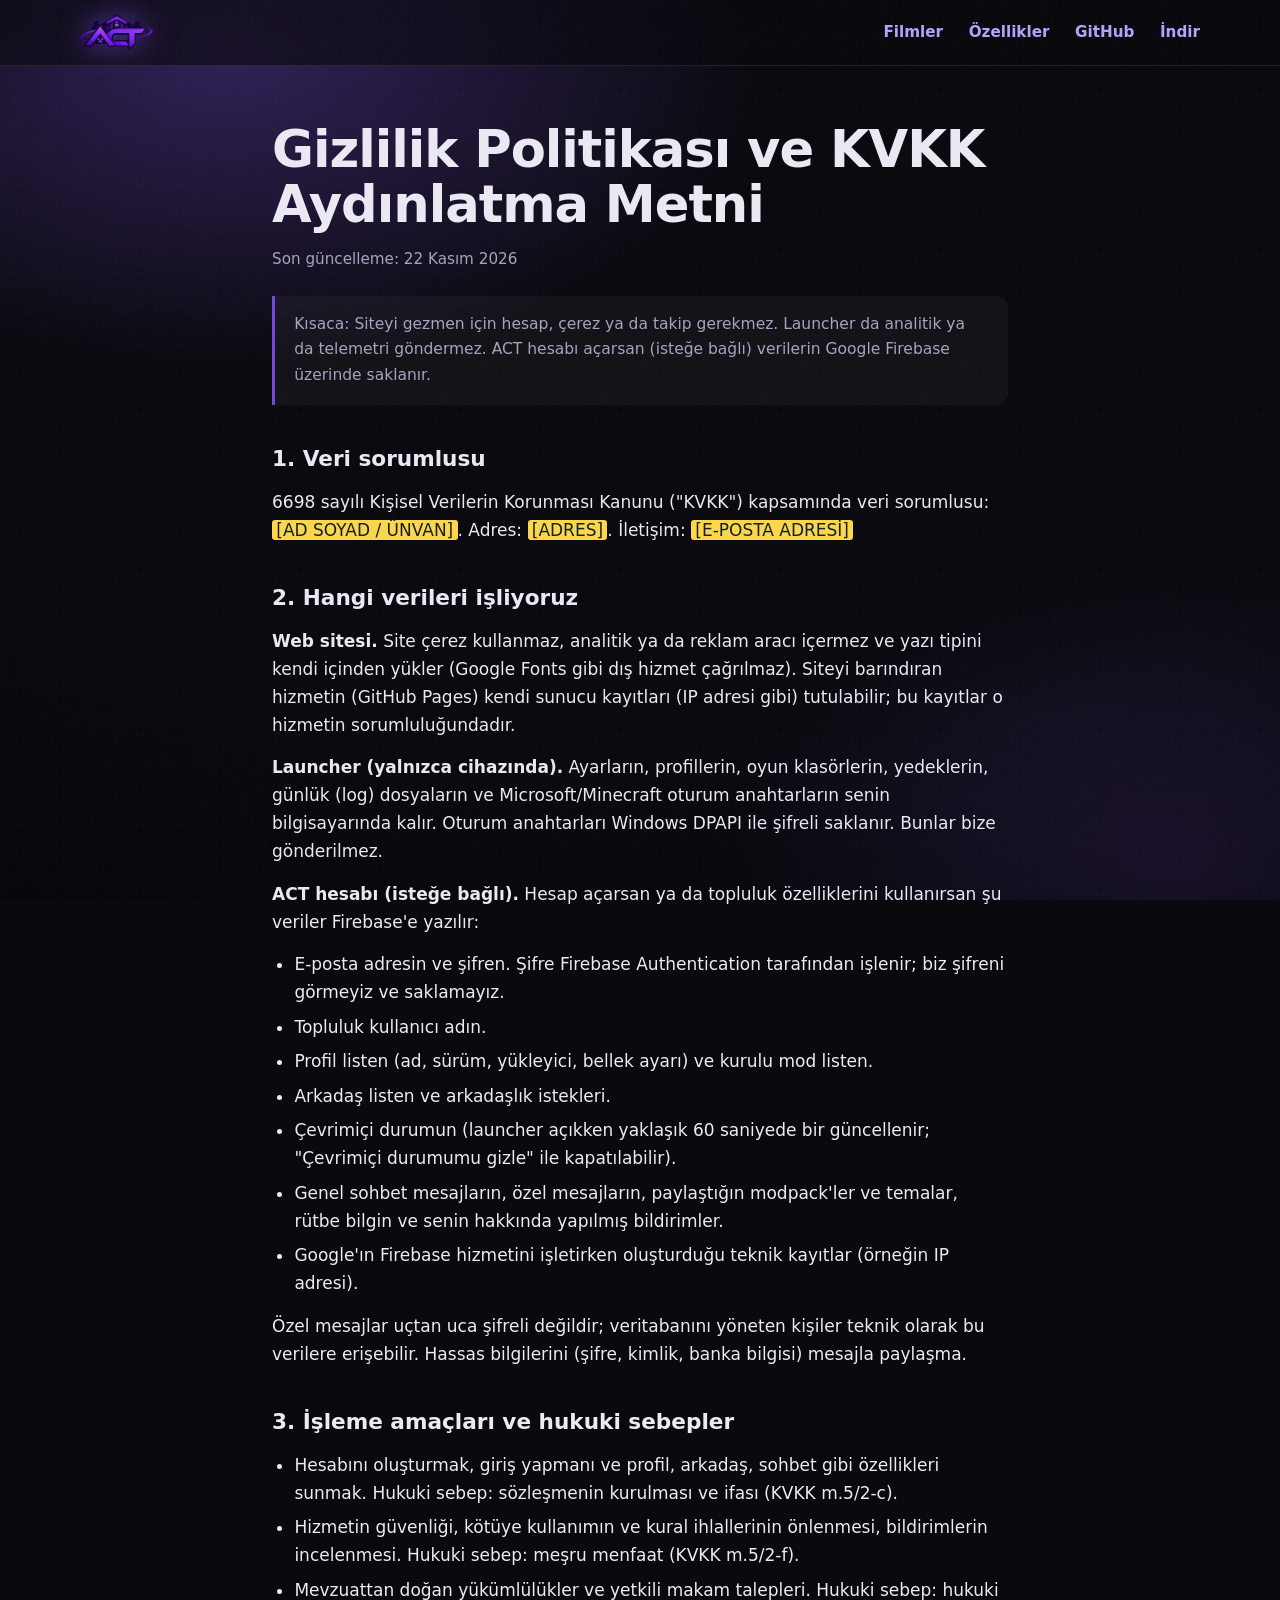
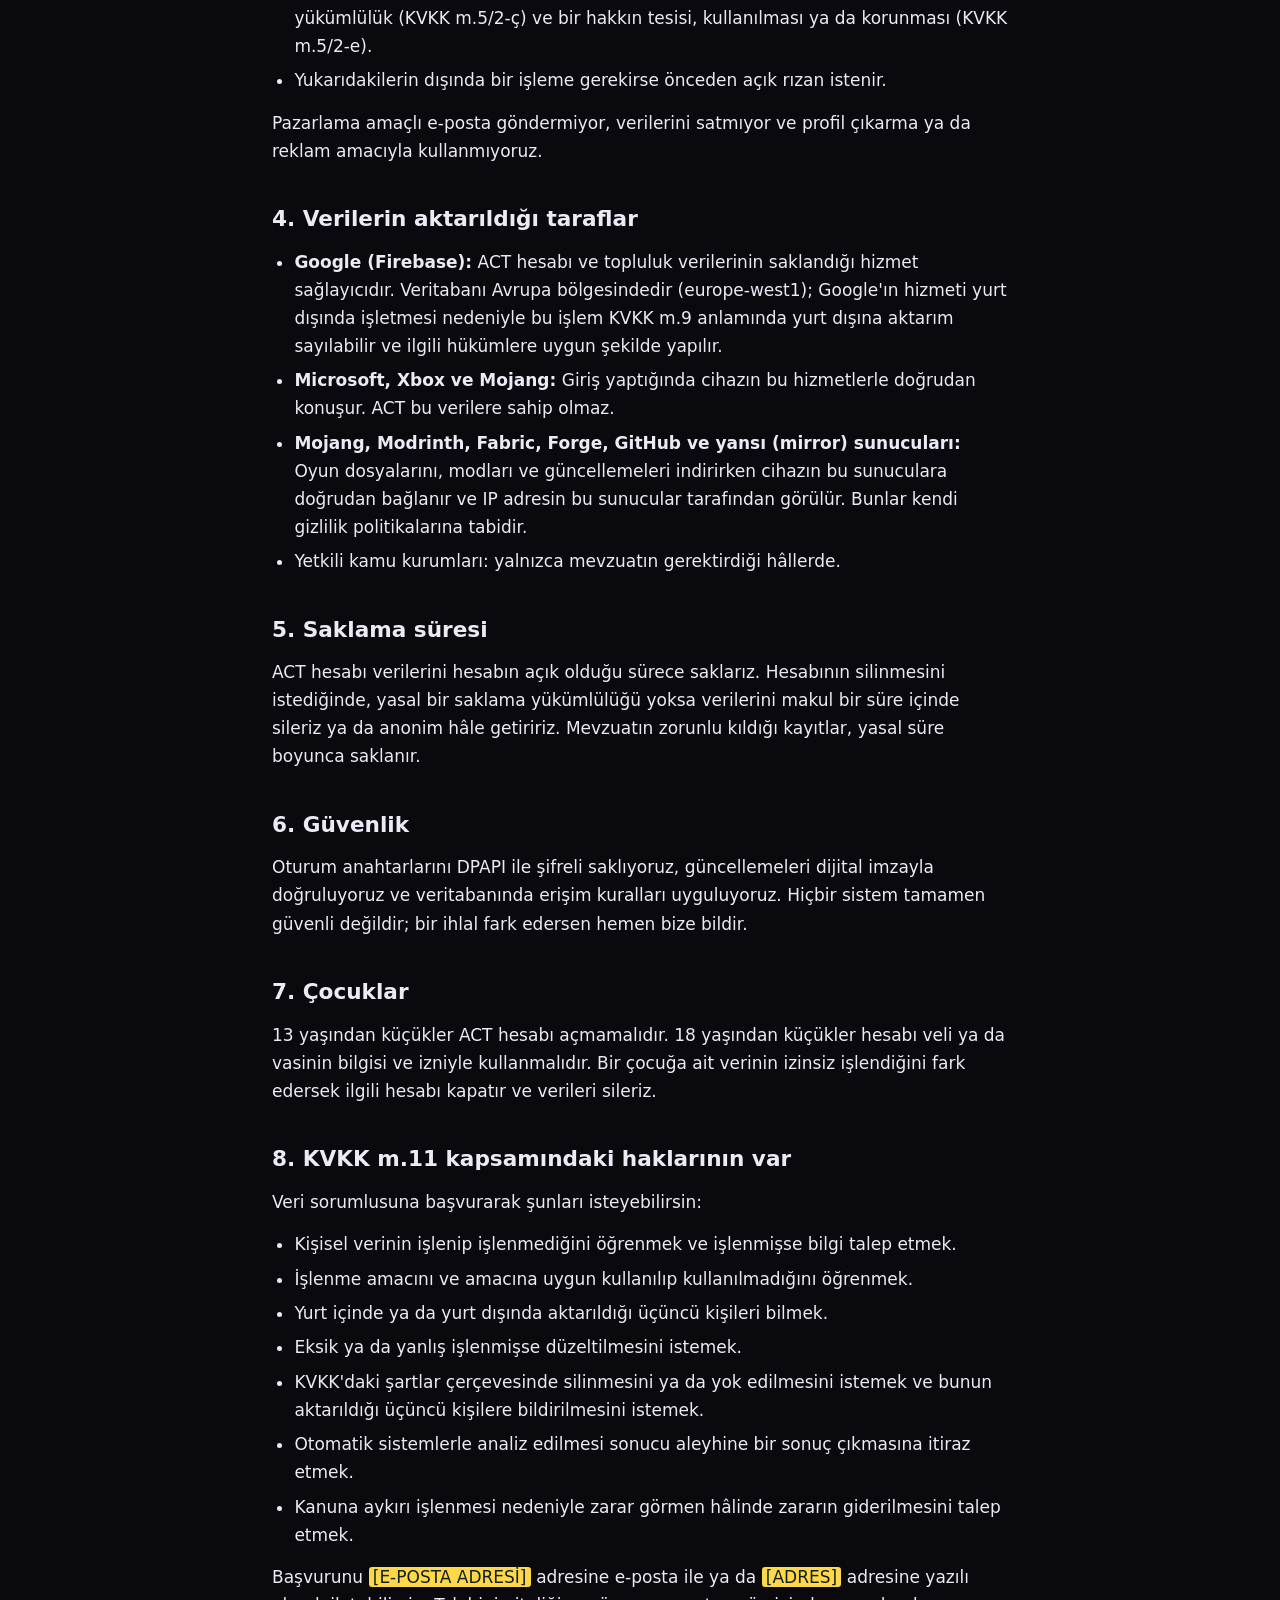
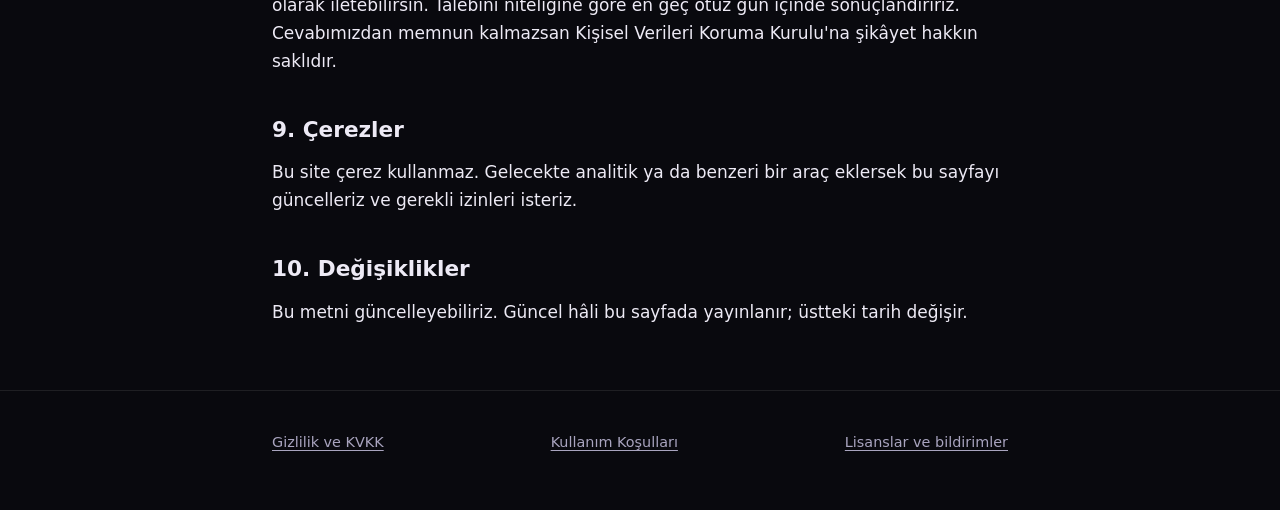
<file: gizlilik.html>
<!DOCTYPE html>
<html lang="tr"><head><meta charset="utf-8"><meta name="viewport" content="width=device-width, initial-scale=1">
<title>Gizlilik Politikası ve KVKK Aydınlatma Metni – ACT Launcher</title><meta name="robots" content="index,follow">
<link rel="icon" href="data:image/svg+xml,%3Csvg xmlns='http://www.w3.org/2000/svg' viewBox='0 0 16 16'%3E%3Crect width='16' height='16' fill='%2309090e'/%3E%3Crect x='3' y='3' width='10' height='10' fill='%237548d8'/%3E%3C/svg%3E">
<!-- SARI İŞARETLİ [ALANLARI] YAYINDAN ÖNCE KENDİ BİLGİLERİNLE DOLDUR. Bu metin şablondur, avukat onayı önerilir. -->
<style>@font-face{font-family:'Pixelify Sans';font-weight:700;font-display:swap;src:url([data-uri]) format('woff2');unicode-range:U+0000-00FF,U+0131,U+0152-0153,U+02BB-02BC,U+02C6,U+02DA,U+02DC,U+2000-206F,U+20AC,U+2122,U+2212}
@font-face{font-family:'Pixelify Sans';font-weight:700;font-display:swap;src:url([data-uri]) format('woff2');unicode-range:U+0100-02BA,U+02BD-02C5,U+02C7-02CC,U+02CE-02D7,U+02DD-02FF,U+0304,U+0308,U+0329,U+1E00-1E9F,U+1EF2-1EFF,U+2020,U+20A0-20AB,U+20AD-20C0,U+2113}
/* ACT Launcher sitesi: sinematik koyu tasarım. Zemin ve mor ışık uygulamayla aynı aile; bölüm değiştikçe ışık rengi yumuşakça kayar. */
@property --glow{syntax:"<color>";inherits:true;initial-value:#7548D8}
:root{--bg:#09090E;--panel:#14141F;--line:rgba(255,255,255,.09);--text:#EDEAF5;--mute:#A9A4BF;--acc:#B9A2FF;--pri:#7548D8;--glow:#7548D8;
  --pix:"Pixelify Sans","Courier New",monospace;--font:system-ui,-apple-system,"Segoe UI",Roboto,sans-serif;transition:--glow .9s ease}
*{box-sizing:border-box;margin:0}
html{background:var(--bg);scroll-behavior:smooth;overflow-x:hidden}
body{color:var(--text);font:400 1.0625rem/1.65 var(--font);-webkit-font-smoothing:antialiased;overflow-x:clip}
a{color:inherit}img,video{display:block;max-width:100%;height:auto}
:focus-visible{outline:3px solid #ffd84a;outline-offset:3px}
.wrap{width:min(1120px,100% - 2.5rem);margin-inline:auto}

/* ortam: ışık + süzülen küpler */
.amb{position:fixed;inset:0;z-index:-1;overflow:hidden;pointer-events:none;
  background:radial-gradient(60% 50% at 18% 6%,color-mix(in srgb,var(--glow) 36%,transparent),transparent 70%),
             radial-gradient(50% 45% at 92% 96%,color-mix(in srgb,var(--glow) 20%,transparent),transparent 70%),var(--bg)}
.amb i{position:absolute;bottom:-40px;background:color-mix(in srgb,var(--glow) 45%,transparent);border:1px solid color-mix(in srgb,var(--glow) 70%,#fff);opacity:.35;animation:up linear infinite}
@keyframes up{to{translate:0 -115vh;rotate:200deg}}

header{position:sticky;top:0;z-index:20;background:rgba(9,9,14,.62);backdrop-filter:blur(14px);-webkit-backdrop-filter:blur(14px);border-bottom:1px solid var(--line)}
.hd{display:flex;align-items:center;justify-content:space-between;gap:1rem;padding:.9rem 0;width:min(1120px,100% - 2.5rem)!important}
.brand{display:flex;align-items:center;gap:.6rem;font:700 1.35rem var(--pix);letter-spacing:.04em;text-decoration:none}
.mk{width:1.05rem;height:1.05rem;background:var(--pri);box-shadow:0 0 18px var(--glow);rotate:12deg}
nav{display:flex;gap:1.6rem;font-weight:600;font-size:.95rem;color:var(--mute)}
nav a{text-decoration:none}nav a:hover{color:var(--text)}

.btn{display:inline-flex;align-items:center;padding:.95rem 1.7rem;border-radius:999px;background:linear-gradient(180deg,#8d66f0,var(--pri));color:#fff;font-weight:700;text-decoration:none;
  box-shadow:0 10px 36px color-mix(in srgb,var(--glow) 50%,transparent),inset 0 1px 0 rgba(255,255,255,.28);transition:transform .15s}
.btn:hover{transform:translateY(-2px)}.btn.ghost{background:transparent;border:1px solid var(--line);box-shadow:none}

.eyebrow{font:700 .85rem var(--pix);letter-spacing:.14em;text-transform:uppercase;color:var(--acc)}
h1{font:800 clamp(3rem,9.5vw,7.4rem)/.98 var(--font);letter-spacing:-.035em}
h1 em{font-style:normal;color:var(--acc);text-shadow:0 0 70px color-mix(in srgb,var(--glow) 80%,transparent)}
h2{font:800 clamp(2rem,5vw,3.5rem)/1.05 var(--font);letter-spacing:-.025em;max-width:20ch;margin-top:.6rem}
.note{margin-top:1rem;color:var(--mute);max-width:50ch}
section{padding:clamp(4rem,10vw,7rem) 0}

.hero{padding:clamp(3rem,10vh,6.5rem) 0 1rem;text-align:center}
.hero .eyebrow{display:inline-block;padding:.4rem 1rem;border:1px solid var(--line);border-radius:999px;background:rgba(255,255,255,.03)}
.hero h1{margin:1.4rem auto 0;max-width:11ch}
.lead{margin:1.6rem auto 0;max-width:46ch;font-size:1.2rem;color:var(--mute)}
.actions{display:flex;flex-wrap:wrap;justify-content:center;gap:1rem;margin-top:2.2rem}
.meta{margin-top:1.2rem;font-size:.92rem;color:var(--mute)}
.stage{margin:3.5rem auto 0;width:min(1040px,100%);perspective:1400px}
.frame{border-radius:20px;overflow:hidden;border:1px solid var(--line);background:var(--panel);box-shadow:0 50px 140px -30px color-mix(in srgb,var(--glow) 60%,transparent)}
.stage .frame{transform:rotateX(calc(16deg*(1 - var(--p,0))));transform-origin:50% 100%}

/* filmler */
.player{position:relative;margin-top:2.5rem;aspect-ratio:16/9;border-radius:22px;overflow:hidden;border:1px solid var(--line);background:#000;box-shadow:0 40px 120px -30px color-mix(in srgb,var(--glow) 65%,transparent)}
.player video{width:100%;height:100%;object-fit:cover}
.big{position:absolute;inset:0;display:grid;place-items:center;border:0;background:rgba(9,9,14,.25);cursor:pointer}
.big span{width:92px;height:92px;border-radius:50%;display:grid;place-items:center;background:var(--pri);box-shadow:0 0 0 10px rgba(117,72,216,.25),0 0 60px var(--glow);transition:transform .2s}
.big:hover span{transform:scale(1.07)}
.big span::after{content:"";margin-left:8px;border-left:26px solid #fff;border-block:16px solid transparent}
.player.playing .big{display:none}
.chap{display:grid;grid-template-columns:repeat(4,minmax(0,1fr));gap:1rem;margin-top:1.25rem}
.ch{display:block;text-decoration:none;padding:.6rem;border-radius:16px;border:1px solid var(--line);background:rgba(255,255,255,.025);transition:border-color .25s,background .25s}
.ch img{border-radius:10px;aspect-ratio:16/9;object-fit:cover;width:100%}
.ch b{display:block;margin-top:.7rem;font-weight:700;line-height:1.25}
.ch small{display:flex;gap:.8rem;margin-top:.3rem;color:var(--mute);font-size:.85rem}
.ch small span{font:700 .85rem var(--pix);color:var(--acc)}
.ch:hover{background:rgba(255,255,255,.05)}
.ch.on{border-color:var(--glow);background:color-mix(in srgb,var(--glow) 14%,transparent)}

/* özellikler */
.feat{display:grid;grid-template-columns:minmax(0,1fr) minmax(0,1.2fr);gap:3.5rem;align-items:center;margin-top:5rem}
.feat:nth-of-type(even){grid-template-columns:minmax(0,1.2fr) minmax(0,1fr)}.feat:nth-of-type(even) .txt{order:2}
.feat h3{font:800 clamp(1.6rem,3vw,2.3rem)/1.1 var(--font);letter-spacing:-.02em}
.feat p{margin-top:1rem;color:var(--mute);max-width:42ch}
.feat .frame{transform:perspective(1200px) rotateY(-7deg);transition:transform .5s}
.feat:nth-of-type(even) .frame{transform:perspective(1200px) rotateY(7deg)}.feat .frame:hover{transform:none}
.more{margin-top:6rem}.more h3{font:700 1.3rem var(--pix);color:var(--acc)}
dl{display:grid;grid-template-columns:repeat(2,minmax(0,1fr));gap:0 3.5rem;margin-top:1.2rem}
dl div{padding:1.1rem 0;border-bottom:1px solid var(--line);transition:padding-left .25s,border-color .25s}
dl div:hover{padding-left:.8rem;border-left:3px solid var(--glow)}
dt{font-weight:700}dd{color:var(--mute);margin-top:.2rem}

/* indirme + sss */
.dl{display:flex;flex-wrap:wrap;align-items:center;justify-content:space-between;gap:2rem;padding:clamp(1.75rem,5vw,3.5rem);border-radius:26px;border:1px solid var(--line);
  background:linear-gradient(135deg,color-mix(in srgb,var(--glow) 24%,var(--panel)),var(--panel));box-shadow:0 40px 120px -40px color-mix(in srgb,var(--glow) 70%,transparent)}
.dl p{color:var(--mute);margin-top:.6rem;max-width:46ch}
.steps{margin-top:2.2rem;padding-left:1.3rem;max-width:60ch;color:var(--mute)}.steps li{margin-top:.5rem}
.faq{max-width:46rem;margin-top:2rem}.faq details{border-bottom:1px solid var(--line);padding:1.1rem 0}
.faq summary{cursor:pointer;font-weight:700;list-style:none;display:flex;justify-content:space-between;gap:1rem}
.faq summary::-webkit-details-marker{display:none}.faq summary::after{content:"+";font:700 1.4rem/1 var(--pix);color:var(--acc)}
.faq details[open] summary::after{content:"−"}.faq p{margin-top:.7rem;color:var(--mute);max-width:58ch}

footer{padding:2.5rem 0 3.5rem;border-top:1px solid var(--line);color:var(--mute);font-size:.9rem}
footer .wrap{display:flex;flex-wrap:wrap;justify-content:space-between;gap:1rem}footer p{max-width:60ch}
.legal{display:flex;flex-wrap:wrap;gap:.5rem 1.5rem;width:100%;font-size:.9rem;font-weight:400;color:var(--mute)}

/* yasal sayfalar */
body.doc .wrap:not(.hd){width:min(46rem,100% - 2.5rem)}
body.doc main{padding:3.5rem 0 4rem}
body.doc h1{font-size:clamp(2rem,5vw,3.2rem);line-height:1.08;letter-spacing:-.02em}
body.doc h2{font:700 1.35rem/1.25 var(--font);margin-top:2.6rem;max-width:none;letter-spacing:0}
body.doc p,body.doc ul,body.doc ol{margin-top:.9rem}body.doc ul,body.doc ol{padding-left:1.4rem}body.doc li{margin-top:.4rem}
body.doc a{color:var(--acc);text-underline-offset:3px}
.upd{margin-top:.8rem;color:var(--mute);font-size:.95rem}
mark{background:#ffd84a;color:#10202b;padding:0 .25em;border-radius:3px}
.note.box{margin-top:1.5rem;padding:1rem 1.2rem;border-left:3px solid var(--glow);border-radius:0 12px 12px 0;background:rgba(255,255,255,.04);color:var(--mute);font-size:.97rem;max-width:none}
body.doc footer a{color:var(--mute)}

/* hareket: yalnızca ışık/küp/açılış; tercih kapalıysa durur */
.js .rv{opacity:0;translate:0 26px;transition:opacity .9s,translate .9s}.js .rv.in{opacity:1;translate:none}
@media (max-width:860px){
  nav a:not(:last-child){display:none}
  .feat,.feat:nth-of-type(even){grid-template-columns:minmax(0,1fr);gap:2rem;margin-top:3.5rem}.feat:nth-of-type(even) .txt{order:0}
  .feat .frame,.feat:nth-of-type(even) .frame{transform:none}
  .chap{display:flex;overflow-x:auto;scroll-snap-type:x mandatory;padding-bottom:.5rem}.ch{flex:0 0 68%;scroll-snap-align:start}
  dl{grid-template-columns:minmax(0,1fr)}.big span{width:70px;height:70px}
}
@media (prefers-reduced-motion:reduce){.amb i{animation:none;display:none}.js .rv{opacity:1;translate:none;transition:none}.stage .frame{transform:none}:root{transition:none}html{scroll-behavior:auto}}

/* ---- sinematik katman: gren, vinyet, logo ---- */
body::before{content:"";position:fixed;inset:0;z-index:30;pointer-events:none;opacity:.07;background-image:url("data:image/svg+xml,%3Csvg xmlns='http://www.w3.org/2000/svg' width='160' height='160'%3E%3Cfilter id='n'%3E%3CfeTurbulence baseFrequency='.9' numOctaves='2'/%3E%3C/filter%3E%3Crect width='100%25' height='100%25' filter='url(%23n)'/%3E%3C/svg%3E")}
.amb::after{content:"";position:absolute;inset:0;background:radial-gradient(120% 90% at 50% 40%,transparent 50%,rgba(0,0,0,.6))}
.brand img{height:36px;width:auto;filter:drop-shadow(0 0 14px color-mix(in srgb,var(--glow) 70%,transparent))}

/* ---- açılış sahnesi: videodaki akış (soru, adımlar, vazgeçme, blok geçişi, uygulama, logo) ---- */
.story{height:480vh;position:relative}
.pin{position:sticky;top:0;height:100vh;height:100svh;overflow:hidden}
.beat{position:absolute;inset:0;display:grid;place-content:center;justify-items:center;text-align:center;padding:0 1.25rem;opacity:0;pointer-events:none;will-change:opacity,transform}
.b1{opacity:1}
.k{font:800 clamp(2.5rem,8.6vw,6.8rem)/1.02 var(--font);letter-spacing:-.035em;max-width:13ch;text-wrap:balance}
.k em,.b4 h1 em{font-style:normal;color:var(--acc);text-shadow:0 0 70px color-mix(in srgb,var(--glow) 80%,transparent)}
.fail{color:#FF7A93;text-shadow:0 0 70px rgba(255,90,120,.55)}
.chip{position:absolute;left:50%;top:50%;translate:calc(-50% + var(--x)) calc(-50% + var(--y));rotate:var(--r);padding:.55rem 1.1rem;border:1px solid var(--line);border-radius:12px;
  background:rgba(20,20,31,.85);color:var(--mute);font-weight:600;white-space:nowrap;box-shadow:0 8px 30px rgba(0,0,0,.4);animation:bobc 6s ease-in-out infinite}
@keyframes bobc{50%{translate:calc(-50% + var(--x)) calc(-50% + var(--y) - 12px)}}
.grid{position:absolute;inset:0;display:grid;grid-template-columns:repeat(var(--c,12),1fr);grid-template-rows:repeat(var(--r,8),1fr);gap:6px;padding:6px;pointer-events:none}
.grid i{background:var(--pri);opacity:0;border-radius:3px}.grid i:nth-child(3n){background:#5a34b4}.grid i:nth-child(5n){background:#9a7bf0}
.device{position:relative;width:min(1000px,92vw);perspective:1400px}
.device .frame{transform:rotateX(var(--rx,0deg));transform-origin:50% 100%}
.pill{position:absolute;left:50%;bottom:-1.3rem;translate:-50% 0;padding:.65rem 1.4rem;border-radius:999px;background:var(--pri);color:#fff;font-weight:700;white-space:nowrap;box-shadow:0 10px 40px color-mix(in srgb,var(--glow) 60%,transparent),inset 0 1px 0 rgba(255,255,255,.3)}
.logo{width:min(360px,64vw);height:auto;filter:drop-shadow(0 0 46px var(--glow));margin-bottom:1.4rem}
.b4 h1{font:800 clamp(2.8rem,8vw,6.2rem)/1 var(--font);letter-spacing:-.035em}
.b4 .lead{margin-top:1.3rem}
.hint{position:absolute;bottom:1.3rem;left:50%;translate:-50% 0;color:var(--mute);font:700 .78rem var(--pix);letter-spacing:.22em;text-transform:uppercase;text-align:center}
.hint::after{content:"";display:block;width:1px;height:36px;margin:.5rem auto 0;background:linear-gradient(var(--acc),transparent);animation:hint 1.8s ease-in-out infinite}
@keyframes hint{0%{transform:scaleY(0);transform-origin:top}50%{transform:scaleY(1);transform-origin:top}51%{transform-origin:bottom}100%{transform:scaleY(0);transform-origin:bottom}}
html.static .story,html:not(.js) .story{height:auto}
html.static .pin,html:not(.js) .pin{position:relative;height:auto;min-height:100svh;display:grid;place-items:center;padding:6rem 0 3rem}
html.static .beat:not(.b4),html:not(.js) .beat:not(.b4),html.static .grid,html:not(.js) .grid,html.static .hint,html:not(.js) .hint{display:none}
html.static .b4,html:not(.js) .b4{position:relative;opacity:1;pointer-events:auto}

/* özellik kareleri: yüzen çerçeve + videodaki gibi alt yazı hapı */
.fw{position:relative;animation:bobf 8s ease-in-out infinite}.feat:nth-of-type(even) .fw{animation-delay:-4s}
@keyframes bobf{50%{translate:0 -10px}}
.fw .pill{bottom:-1.1rem}
h2{font-size:clamp(2.2rem,5.6vw,4rem)}
@media (prefers-reduced-motion:reduce){.chip,.fw,.hint::after{animation:none}}
</style></head><body class="doc"><div class="amb" aria-hidden="true"><i style="left:8%;width:18px;height:18px;animation-duration:26s;animation-delay:-0s"></i><i style="left:19%;width:28px;height:28px;animation-duration:34s;animation-delay:-7s"></i><i style="left:31%;width:14px;height:14px;animation-duration:38s;animation-delay:-14s"></i><i style="left:43%;width:22px;height:22px;animation-duration:30s;animation-delay:-21s"></i><i style="left:55%;width:30px;height:30px;animation-duration:42s;animation-delay:-28s"></i><i style="left:66%;width:16px;height:16px;animation-duration:28s;animation-delay:-7s"></i><i style="left:77%;width:24px;height:24px;animation-duration:36s;animation-delay:-6s"></i><i style="left:88%;width:34px;height:34px;animation-duration:32s;animation-delay:-17s"></i><i style="left:14%;width:12px;height:12px;animation-duration:44s;animation-delay:-12s"></i><i style="left:60%;width:10px;height:10px;animation-duration:40s;animation-delay:-23s"></i></div>
<header><div class="wrap hd"><a class="brand" href="index.html"><img src="[data-uri]" width="640" height="317" alt="ACT Launcher"></a><nav><a href="index.html#video">Filmler</a><a href="index.html#ozellikler">Özellikler</a><a href="https://github.com/TurkishMadara07/ACT-Launcher">GitHub</a><a href="index.html#indir">İndir</a></nav></div></header>
<main><div class="wrap">
<h1>Gizlilik Politikası ve KVKK Aydınlatma Metni</h1><p class="upd">Son güncelleme: 22 Kasım 2026</p>

<div class="note box">Kısaca: Siteyi gezmen için hesap, çerez ya da takip gerekmez. Launcher da analitik ya da telemetri göndermez. ACT hesabı açarsan (isteğe bağlı) verilerin Google Firebase üzerinde saklanır.</div>

<h2>1. Veri sorumlusu</h2>
<p>6698 sayılı Kişisel Verilerin Korunması Kanunu ("KVKK") kapsamında veri sorumlusu: <mark>[AD SOYAD / ÜNVAN]</mark>. Adres: <mark>[ADRES]</mark>. İletişim: <mark>[E-POSTA ADRESİ]</mark></p>

<h2>2. Hangi verileri işliyoruz</h2>
<p><b>Web sitesi.</b> Site çerez kullanmaz, analitik ya da reklam aracı içermez ve yazı tipini kendi içinden yükler (Google Fonts gibi dış hizmet çağrılmaz). Siteyi barındıran hizmetin (GitHub Pages) kendi sunucu kayıtları (IP adresi gibi) tutulabilir; bu kayıtlar o hizmetin sorumluluğundadır.</p>
<p><b>Launcher (yalnızca cihazında).</b> Ayarların, profillerin, oyun klasörlerin, yedeklerin, günlük (log) dosyaların ve Microsoft/Minecraft oturum anahtarların senin bilgisayarında kalır. Oturum anahtarları Windows DPAPI ile şifreli saklanır. Bunlar bize gönderilmez.</p>
<p><b>ACT hesabı (isteğe bağlı).</b> Hesap açarsan ya da topluluk özelliklerini kullanırsan şu veriler Firebase'e yazılır:</p>
<ul>
<li>E-posta adresin ve şifren. Şifre Firebase Authentication tarafından işlenir; biz şifreni görmeyiz ve saklamayız.</li>
<li>Topluluk kullanıcı adın.</li>
<li>Profil listen (ad, sürüm, yükleyici, bellek ayarı) ve kurulu mod listen.</li>
<li>Arkadaş listen ve arkadaşlık istekleri.</li>
<li>Çevrimiçi durumun (launcher açıkken yaklaşık 60 saniyede bir güncellenir; "Çevrimiçi durumumu gizle" ile kapatılabilir).</li>
<li>Genel sohbet mesajların, özel mesajların, paylaştığın modpack'ler ve temalar, rütbe bilgin ve senin hakkında yapılmış bildirimler.</li>
<li>Google'ın Firebase hizmetini işletirken oluşturduğu teknik kayıtlar (örneğin IP adresi).</li>
</ul>
<p>Özel mesajlar uçtan uca şifreli değildir; veritabanını yöneten kişiler teknik olarak bu verilere erişebilir. Hassas bilgilerini (şifre, kimlik, banka bilgisi) mesajla paylaşma.</p>

<h2>3. İşleme amaçları ve hukuki sebepler</h2>
<ul>
<li>Hesabını oluşturmak, giriş yapmanı ve profil, arkadaş, sohbet gibi özellikleri sunmak. Hukuki sebep: sözleşmenin kurulması ve ifası (KVKK m.5/2-c).</li>
<li>Hizmetin güvenliği, kötüye kullanımın ve kural ihlallerinin önlenmesi, bildirimlerin incelenmesi. Hukuki sebep: meşru menfaat (KVKK m.5/2-f).</li>
<li>Mevzuattan doğan yükümlülükler ve yetkili makam talepleri. Hukuki sebep: hukuki yükümlülük (KVKK m.5/2-ç) ve bir hakkın tesisi, kullanılması ya da korunması (KVKK m.5/2-e).</li>
<li>Yukarıdakilerin dışında bir işleme gerekirse önceden açık rızan istenir.</li>
</ul>
<p>Pazarlama amaçlı e-posta göndermiyor, verilerini satmıyor ve profil çıkarma ya da reklam amacıyla kullanmıyoruz.</p>

<h2>4. Verilerin aktarıldığı taraflar</h2>
<ul>
<li><b>Google (Firebase):</b> ACT hesabı ve topluluk verilerinin saklandığı hizmet sağlayıcıdır. Veritabanı Avrupa bölgesindedir (europe-west1); Google'ın hizmeti yurt dışında işletmesi nedeniyle bu işlem KVKK m.9 anlamında yurt dışına aktarım sayılabilir ve ilgili hükümlere uygun şekilde yapılır.</li>
<li><b>Microsoft, Xbox ve Mojang:</b> Giriş yaptığında cihazın bu hizmetlerle doğrudan konuşur. ACT bu verilere sahip olmaz.</li>
<li><b>Mojang, Modrinth, Fabric, Forge, GitHub ve yansı (mirror) sunucuları:</b> Oyun dosyalarını, modları ve güncellemeleri indirirken cihazın bu sunuculara doğrudan bağlanır ve IP adresin bu sunucular tarafından görülür. Bunlar kendi gizlilik politikalarına tabidir.</li>
<li>Yetkili kamu kurumları: yalnızca mevzuatın gerektirdiği hâllerde.</li>
</ul>

<h2>5. Saklama süresi</h2>
<p>ACT hesabı verilerini hesabın açık olduğu sürece saklarız. Hesabının silinmesini istediğinde, yasal bir saklama yükümlülüğü yoksa verilerini makul bir süre içinde sileriz ya da anonim hâle getiririz. Mevzuatın zorunlu kıldığı kayıtlar, yasal süre boyunca saklanır.</p>

<h2>6. Güvenlik</h2>
<p>Oturum anahtarlarını DPAPI ile şifreli saklıyoruz, güncellemeleri dijital imzayla doğruluyoruz ve veritabanında erişim kuralları uyguluyoruz. Hiçbir sistem tamamen güvenli değildir; bir ihlal fark edersen hemen bize bildir.</p>

<h2>7. Çocuklar</h2>
<p>13 yaşından küçükler ACT hesabı açmamalıdır. 18 yaşından küçükler hesabı veli ya da vasinin bilgisi ve izniyle kullanmalıdır. Bir çocuğa ait verinin izinsiz işlendiğini fark edersek ilgili hesabı kapatır ve verileri sileriz.</p>

<h2>8. KVKK m.11 kapsamındaki haklarının var</h2>
<p>Veri sorumlusuna başvurarak şunları isteyebilirsin:</p>
<ul>
<li>Kişisel verinin işlenip işlenmediğini öğrenmek ve işlenmişse bilgi talep etmek.</li>
<li>İşlenme amacını ve amacına uygun kullanılıp kullanılmadığını öğrenmek.</li>
<li>Yurt içinde ya da yurt dışında aktarıldığı üçüncü kişileri bilmek.</li>
<li>Eksik ya da yanlış işlenmişse düzeltilmesini istemek.</li>
<li>KVKK'daki şartlar çerçevesinde silinmesini ya da yok edilmesini istemek ve bunun aktarıldığı üçüncü kişilere bildirilmesini istemek.</li>
<li>Otomatik sistemlerle analiz edilmesi sonucu aleyhine bir sonuç çıkmasına itiraz etmek.</li>
<li>Kanuna aykırı işlenmesi nedeniyle zarar görmen hâlinde zararın giderilmesini talep etmek.</li>
</ul>
<p>Başvurunu <mark>[E-POSTA ADRESİ]</mark> adresine e-posta ile ya da <mark>[ADRES]</mark> adresine yazılı olarak iletebilirsin. Talebini niteliğine göre en geç otuz gün içinde sonuçlandırırız. Cevabımızdan memnun kalmazsan Kişisel Verileri Koruma Kurulu'na şikâyet hakkın saklıdır.</p>

<h2>9. Çerezler</h2>
<p>Bu site çerez kullanmaz. Gelecekte analitik ya da benzeri bir araç eklersek bu sayfayı güncelleriz ve gerekli izinleri isteriz.</p>

<h2>10. Değişiklikler</h2>
<p>Bu metni güncelleyebiliriz. Güncel hâli bu sayfada yayınlanır; üstteki tarih değişir.</p>

</div></main>
<footer><div class="wrap"><a href="gizlilik.html">Gizlilik ve KVKK</a><a href="kosullar.html">Kullanım Koşulları</a><a href="lisanslar.html">Lisanslar ve bildirimler</a></div></footer>
</body></html>
</file>
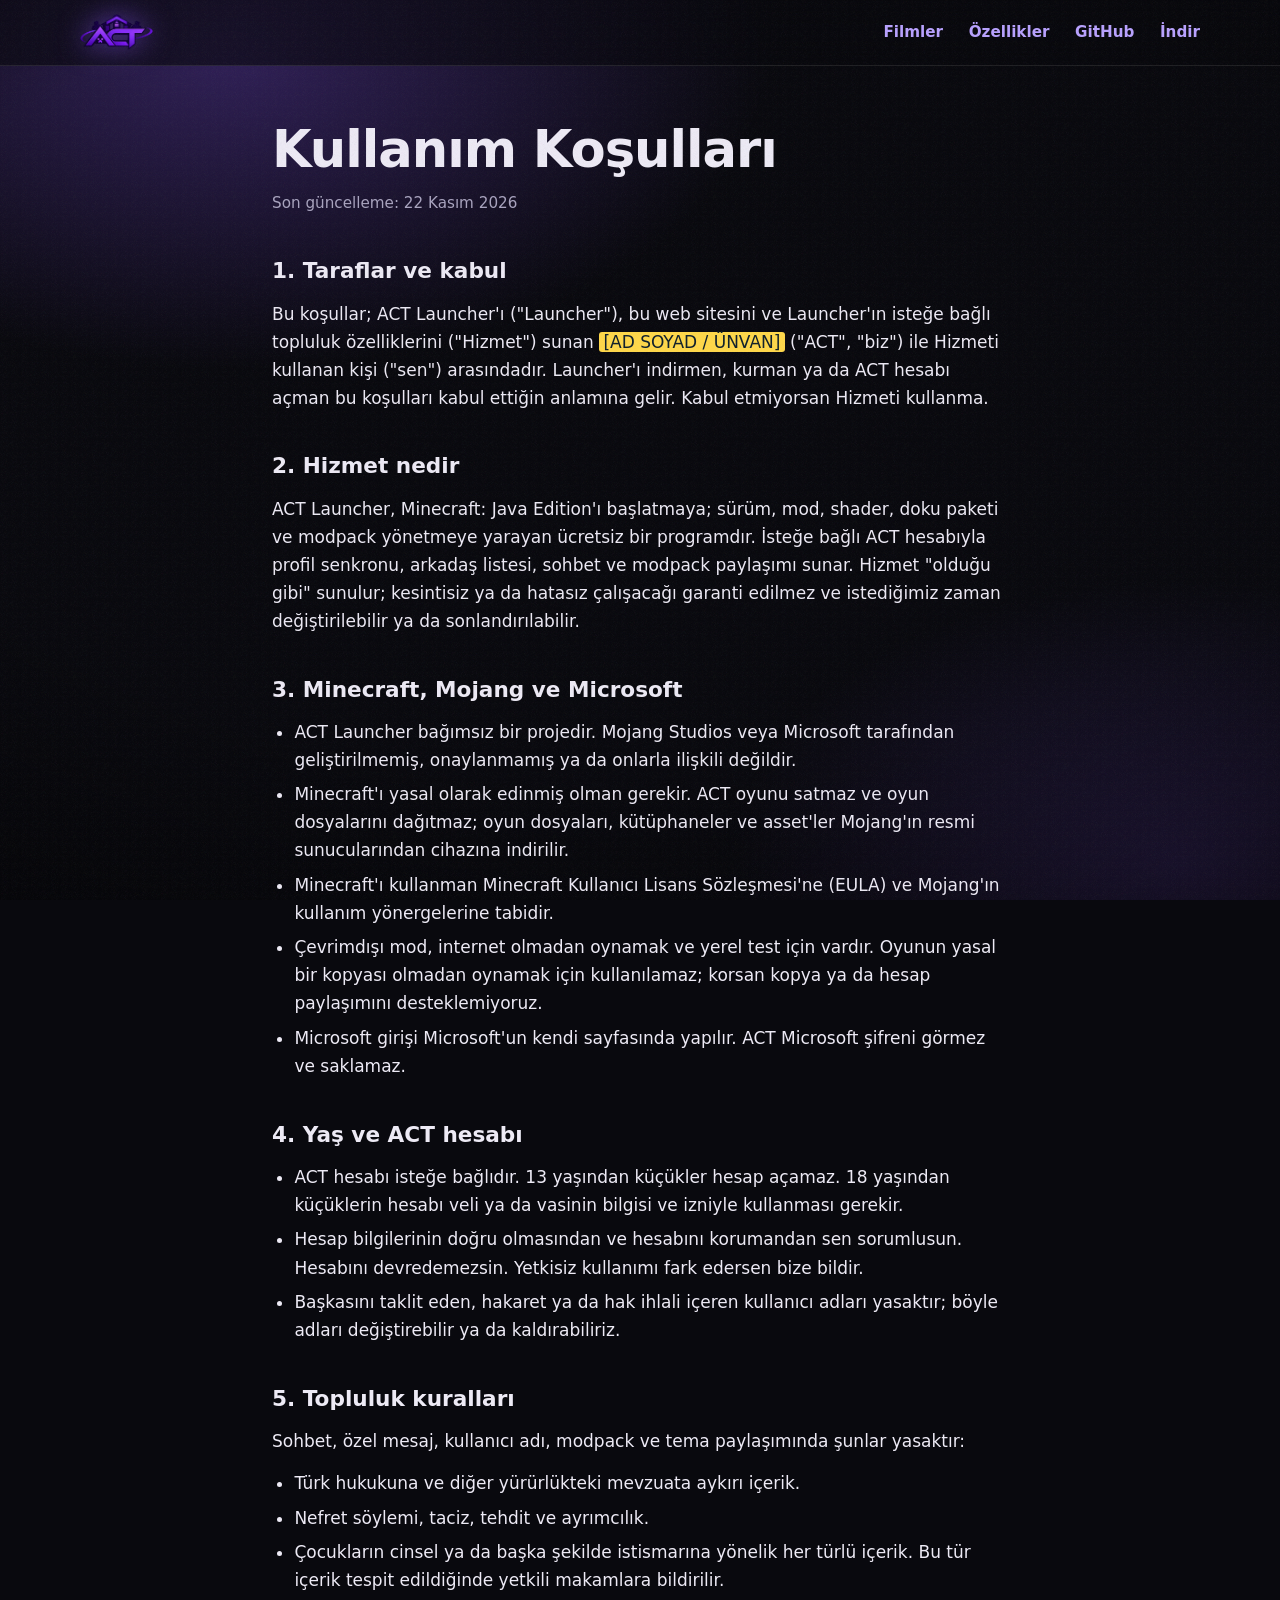
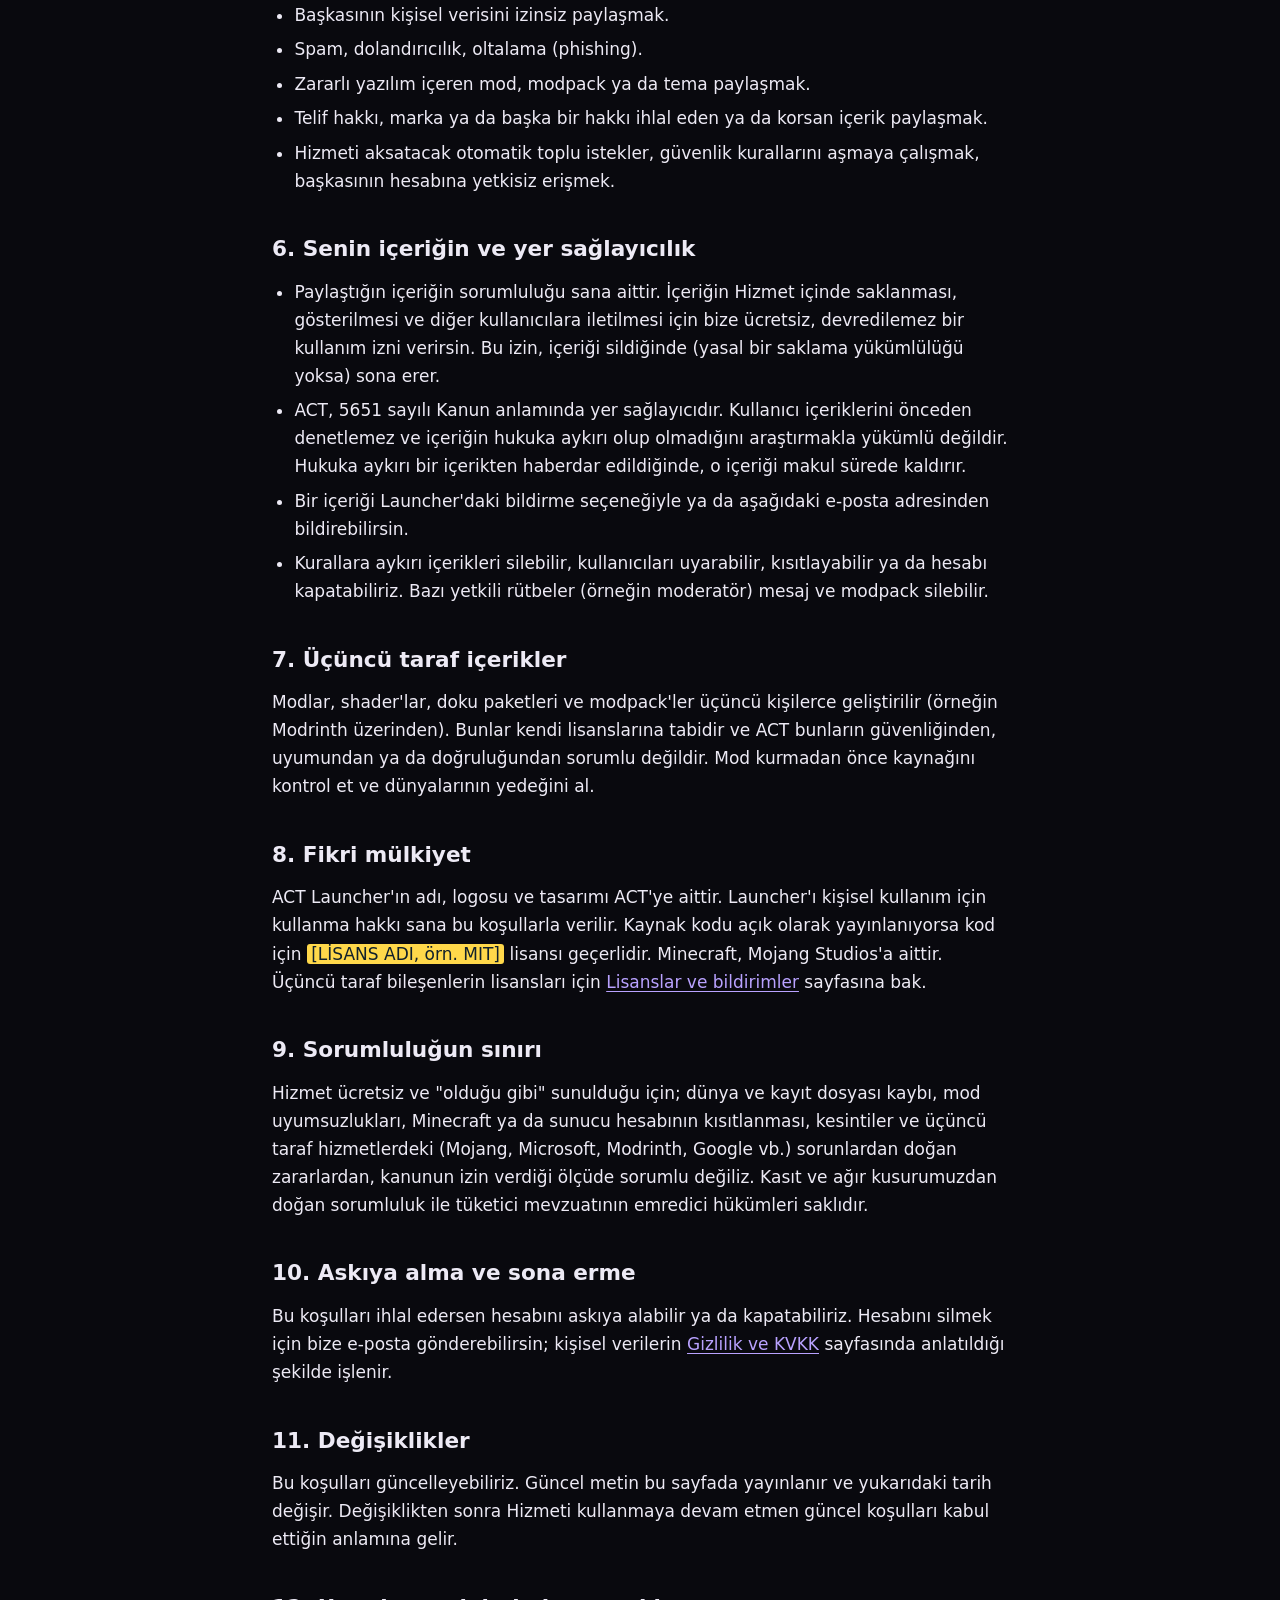
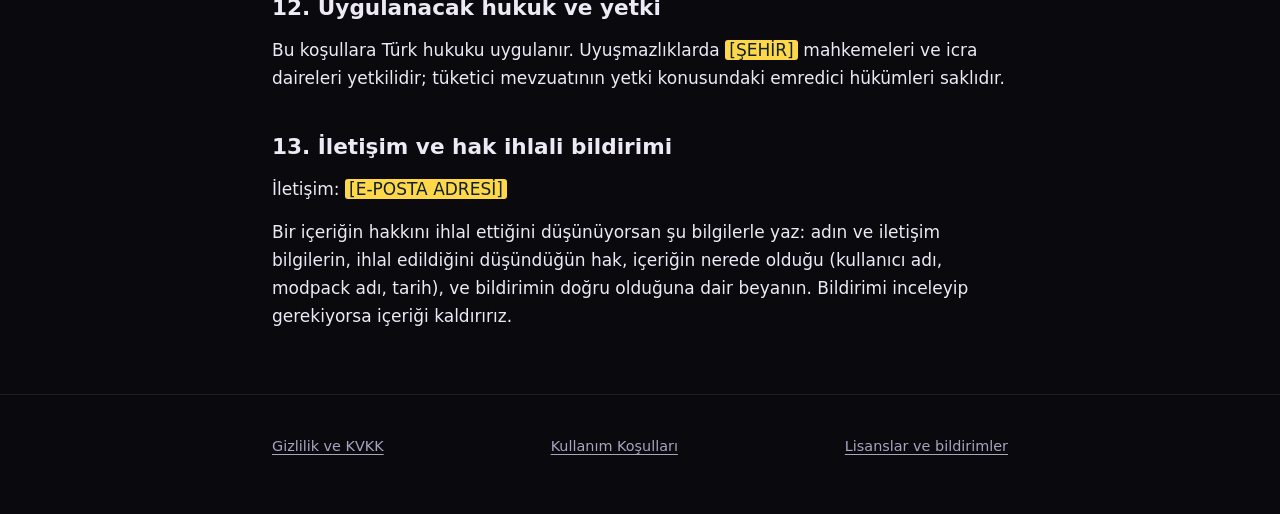
<file: kosullar.html>
<!DOCTYPE html>
<html lang="tr"><head><meta charset="utf-8"><meta name="viewport" content="width=device-width, initial-scale=1">
<title>Kullanım Koşulları – ACT Launcher</title><meta name="robots" content="index,follow">
<link rel="icon" href="data:image/svg+xml,%3Csvg xmlns='http://www.w3.org/2000/svg' viewBox='0 0 16 16'%3E%3Crect width='16' height='16' fill='%2309090e'/%3E%3Crect x='3' y='3' width='10' height='10' fill='%237548d8'/%3E%3C/svg%3E">
<!-- SARI İŞARETLİ [ALANLARI] YAYINDAN ÖNCE KENDİ BİLGİLERİNLE DOLDUR. Bu metin şablondur, avukat onayı önerilir. -->
<style>@font-face{font-family:'Pixelify Sans';font-weight:700;font-display:swap;src:url([data-uri]) format('woff2');unicode-range:U+0000-00FF,U+0131,U+0152-0153,U+02BB-02BC,U+02C6,U+02DA,U+02DC,U+2000-206F,U+20AC,U+2122,U+2212}
@font-face{font-family:'Pixelify Sans';font-weight:700;font-display:swap;src:url([data-uri]) format('woff2');unicode-range:U+0100-02BA,U+02BD-02C5,U+02C7-02CC,U+02CE-02D7,U+02DD-02FF,U+0304,U+0308,U+0329,U+1E00-1E9F,U+1EF2-1EFF,U+2020,U+20A0-20AB,U+20AD-20C0,U+2113}
/* ACT Launcher sitesi: sinematik koyu tasarım. Zemin ve mor ışık uygulamayla aynı aile; bölüm değiştikçe ışık rengi yumuşakça kayar. */
@property --glow{syntax:"<color>";inherits:true;initial-value:#7548D8}
:root{--bg:#09090E;--panel:#14141F;--line:rgba(255,255,255,.09);--text:#EDEAF5;--mute:#A9A4BF;--acc:#B9A2FF;--pri:#7548D8;--glow:#7548D8;
  --pix:"Pixelify Sans","Courier New",monospace;--font:system-ui,-apple-system,"Segoe UI",Roboto,sans-serif;transition:--glow .9s ease}
*{box-sizing:border-box;margin:0}
html{background:var(--bg);scroll-behavior:smooth;overflow-x:hidden}
body{color:var(--text);font:400 1.0625rem/1.65 var(--font);-webkit-font-smoothing:antialiased;overflow-x:clip}
a{color:inherit}img,video{display:block;max-width:100%;height:auto}
:focus-visible{outline:3px solid #ffd84a;outline-offset:3px}
.wrap{width:min(1120px,100% - 2.5rem);margin-inline:auto}

/* ortam: ışık + süzülen küpler */
.amb{position:fixed;inset:0;z-index:-1;overflow:hidden;pointer-events:none;
  background:radial-gradient(60% 50% at 18% 6%,color-mix(in srgb,var(--glow) 36%,transparent),transparent 70%),
             radial-gradient(50% 45% at 92% 96%,color-mix(in srgb,var(--glow) 20%,transparent),transparent 70%),var(--bg)}
.amb i{position:absolute;bottom:-40px;background:color-mix(in srgb,var(--glow) 45%,transparent);border:1px solid color-mix(in srgb,var(--glow) 70%,#fff);opacity:.35;animation:up linear infinite}
@keyframes up{to{translate:0 -115vh;rotate:200deg}}

header{position:sticky;top:0;z-index:20;background:rgba(9,9,14,.62);backdrop-filter:blur(14px);-webkit-backdrop-filter:blur(14px);border-bottom:1px solid var(--line)}
.hd{display:flex;align-items:center;justify-content:space-between;gap:1rem;padding:.9rem 0;width:min(1120px,100% - 2.5rem)!important}
.brand{display:flex;align-items:center;gap:.6rem;font:700 1.35rem var(--pix);letter-spacing:.04em;text-decoration:none}
.mk{width:1.05rem;height:1.05rem;background:var(--pri);box-shadow:0 0 18px var(--glow);rotate:12deg}
nav{display:flex;gap:1.6rem;font-weight:600;font-size:.95rem;color:var(--mute)}
nav a{text-decoration:none}nav a:hover{color:var(--text)}

.btn{display:inline-flex;align-items:center;padding:.95rem 1.7rem;border-radius:999px;background:linear-gradient(180deg,#8d66f0,var(--pri));color:#fff;font-weight:700;text-decoration:none;
  box-shadow:0 10px 36px color-mix(in srgb,var(--glow) 50%,transparent),inset 0 1px 0 rgba(255,255,255,.28);transition:transform .15s}
.btn:hover{transform:translateY(-2px)}.btn.ghost{background:transparent;border:1px solid var(--line);box-shadow:none}

.eyebrow{font:700 .85rem var(--pix);letter-spacing:.14em;text-transform:uppercase;color:var(--acc)}
h1{font:800 clamp(3rem,9.5vw,7.4rem)/.98 var(--font);letter-spacing:-.035em}
h1 em{font-style:normal;color:var(--acc);text-shadow:0 0 70px color-mix(in srgb,var(--glow) 80%,transparent)}
h2{font:800 clamp(2rem,5vw,3.5rem)/1.05 var(--font);letter-spacing:-.025em;max-width:20ch;margin-top:.6rem}
.note{margin-top:1rem;color:var(--mute);max-width:50ch}
section{padding:clamp(4rem,10vw,7rem) 0}

.hero{padding:clamp(3rem,10vh,6.5rem) 0 1rem;text-align:center}
.hero .eyebrow{display:inline-block;padding:.4rem 1rem;border:1px solid var(--line);border-radius:999px;background:rgba(255,255,255,.03)}
.hero h1{margin:1.4rem auto 0;max-width:11ch}
.lead{margin:1.6rem auto 0;max-width:46ch;font-size:1.2rem;color:var(--mute)}
.actions{display:flex;flex-wrap:wrap;justify-content:center;gap:1rem;margin-top:2.2rem}
.meta{margin-top:1.2rem;font-size:.92rem;color:var(--mute)}
.stage{margin:3.5rem auto 0;width:min(1040px,100%);perspective:1400px}
.frame{border-radius:20px;overflow:hidden;border:1px solid var(--line);background:var(--panel);box-shadow:0 50px 140px -30px color-mix(in srgb,var(--glow) 60%,transparent)}
.stage .frame{transform:rotateX(calc(16deg*(1 - var(--p,0))));transform-origin:50% 100%}

/* filmler */
.player{position:relative;margin-top:2.5rem;aspect-ratio:16/9;border-radius:22px;overflow:hidden;border:1px solid var(--line);background:#000;box-shadow:0 40px 120px -30px color-mix(in srgb,var(--glow) 65%,transparent)}
.player video{width:100%;height:100%;object-fit:cover}
.big{position:absolute;inset:0;display:grid;place-items:center;border:0;background:rgba(9,9,14,.25);cursor:pointer}
.big span{width:92px;height:92px;border-radius:50%;display:grid;place-items:center;background:var(--pri);box-shadow:0 0 0 10px rgba(117,72,216,.25),0 0 60px var(--glow);transition:transform .2s}
.big:hover span{transform:scale(1.07)}
.big span::after{content:"";margin-left:8px;border-left:26px solid #fff;border-block:16px solid transparent}
.player.playing .big{display:none}
.chap{display:grid;grid-template-columns:repeat(4,minmax(0,1fr));gap:1rem;margin-top:1.25rem}
.ch{display:block;text-decoration:none;padding:.6rem;border-radius:16px;border:1px solid var(--line);background:rgba(255,255,255,.025);transition:border-color .25s,background .25s}
.ch img{border-radius:10px;aspect-ratio:16/9;object-fit:cover;width:100%}
.ch b{display:block;margin-top:.7rem;font-weight:700;line-height:1.25}
.ch small{display:flex;gap:.8rem;margin-top:.3rem;color:var(--mute);font-size:.85rem}
.ch small span{font:700 .85rem var(--pix);color:var(--acc)}
.ch:hover{background:rgba(255,255,255,.05)}
.ch.on{border-color:var(--glow);background:color-mix(in srgb,var(--glow) 14%,transparent)}

/* özellikler */
.feat{display:grid;grid-template-columns:minmax(0,1fr) minmax(0,1.2fr);gap:3.5rem;align-items:center;margin-top:5rem}
.feat:nth-of-type(even){grid-template-columns:minmax(0,1.2fr) minmax(0,1fr)}.feat:nth-of-type(even) .txt{order:2}
.feat h3{font:800 clamp(1.6rem,3vw,2.3rem)/1.1 var(--font);letter-spacing:-.02em}
.feat p{margin-top:1rem;color:var(--mute);max-width:42ch}
.feat .frame{transform:perspective(1200px) rotateY(-7deg);transition:transform .5s}
.feat:nth-of-type(even) .frame{transform:perspective(1200px) rotateY(7deg)}.feat .frame:hover{transform:none}
.more{margin-top:6rem}.more h3{font:700 1.3rem var(--pix);color:var(--acc)}
dl{display:grid;grid-template-columns:repeat(2,minmax(0,1fr));gap:0 3.5rem;margin-top:1.2rem}
dl div{padding:1.1rem 0;border-bottom:1px solid var(--line);transition:padding-left .25s,border-color .25s}
dl div:hover{padding-left:.8rem;border-left:3px solid var(--glow)}
dt{font-weight:700}dd{color:var(--mute);margin-top:.2rem}

/* indirme + sss */
.dl{display:flex;flex-wrap:wrap;align-items:center;justify-content:space-between;gap:2rem;padding:clamp(1.75rem,5vw,3.5rem);border-radius:26px;border:1px solid var(--line);
  background:linear-gradient(135deg,color-mix(in srgb,var(--glow) 24%,var(--panel)),var(--panel));box-shadow:0 40px 120px -40px color-mix(in srgb,var(--glow) 70%,transparent)}
.dl p{color:var(--mute);margin-top:.6rem;max-width:46ch}
.steps{margin-top:2.2rem;padding-left:1.3rem;max-width:60ch;color:var(--mute)}.steps li{margin-top:.5rem}
.faq{max-width:46rem;margin-top:2rem}.faq details{border-bottom:1px solid var(--line);padding:1.1rem 0}
.faq summary{cursor:pointer;font-weight:700;list-style:none;display:flex;justify-content:space-between;gap:1rem}
.faq summary::-webkit-details-marker{display:none}.faq summary::after{content:"+";font:700 1.4rem/1 var(--pix);color:var(--acc)}
.faq details[open] summary::after{content:"−"}.faq p{margin-top:.7rem;color:var(--mute);max-width:58ch}

footer{padding:2.5rem 0 3.5rem;border-top:1px solid var(--line);color:var(--mute);font-size:.9rem}
footer .wrap{display:flex;flex-wrap:wrap;justify-content:space-between;gap:1rem}footer p{max-width:60ch}
.legal{display:flex;flex-wrap:wrap;gap:.5rem 1.5rem;width:100%;font-size:.9rem;font-weight:400;color:var(--mute)}

/* yasal sayfalar */
body.doc .wrap:not(.hd){width:min(46rem,100% - 2.5rem)}
body.doc main{padding:3.5rem 0 4rem}
body.doc h1{font-size:clamp(2rem,5vw,3.2rem);line-height:1.08;letter-spacing:-.02em}
body.doc h2{font:700 1.35rem/1.25 var(--font);margin-top:2.6rem;max-width:none;letter-spacing:0}
body.doc p,body.doc ul,body.doc ol{margin-top:.9rem}body.doc ul,body.doc ol{padding-left:1.4rem}body.doc li{margin-top:.4rem}
body.doc a{color:var(--acc);text-underline-offset:3px}
.upd{margin-top:.8rem;color:var(--mute);font-size:.95rem}
mark{background:#ffd84a;color:#10202b;padding:0 .25em;border-radius:3px}
.note.box{margin-top:1.5rem;padding:1rem 1.2rem;border-left:3px solid var(--glow);border-radius:0 12px 12px 0;background:rgba(255,255,255,.04);color:var(--mute);font-size:.97rem;max-width:none}
body.doc footer a{color:var(--mute)}

/* hareket: yalnızca ışık/küp/açılış; tercih kapalıysa durur */
.js .rv{opacity:0;translate:0 26px;transition:opacity .9s,translate .9s}.js .rv.in{opacity:1;translate:none}
@media (max-width:860px){
  nav a:not(:last-child){display:none}
  .feat,.feat:nth-of-type(even){grid-template-columns:minmax(0,1fr);gap:2rem;margin-top:3.5rem}.feat:nth-of-type(even) .txt{order:0}
  .feat .frame,.feat:nth-of-type(even) .frame{transform:none}
  .chap{display:flex;overflow-x:auto;scroll-snap-type:x mandatory;padding-bottom:.5rem}.ch{flex:0 0 68%;scroll-snap-align:start}
  dl{grid-template-columns:minmax(0,1fr)}.big span{width:70px;height:70px}
}
@media (prefers-reduced-motion:reduce){.amb i{animation:none;display:none}.js .rv{opacity:1;translate:none;transition:none}.stage .frame{transform:none}:root{transition:none}html{scroll-behavior:auto}}

/* ---- sinematik katman: gren, vinyet, logo ---- */
body::before{content:"";position:fixed;inset:0;z-index:30;pointer-events:none;opacity:.07;background-image:url("data:image/svg+xml,%3Csvg xmlns='http://www.w3.org/2000/svg' width='160' height='160'%3E%3Cfilter id='n'%3E%3CfeTurbulence baseFrequency='.9' numOctaves='2'/%3E%3C/filter%3E%3Crect width='100%25' height='100%25' filter='url(%23n)'/%3E%3C/svg%3E")}
.amb::after{content:"";position:absolute;inset:0;background:radial-gradient(120% 90% at 50% 40%,transparent 50%,rgba(0,0,0,.6))}
.brand img{height:36px;width:auto;filter:drop-shadow(0 0 14px color-mix(in srgb,var(--glow) 70%,transparent))}

/* ---- açılış sahnesi: videodaki akış (soru, adımlar, vazgeçme, blok geçişi, uygulama, logo) ---- */
.story{height:480vh;position:relative}
.pin{position:sticky;top:0;height:100vh;height:100svh;overflow:hidden}
.beat{position:absolute;inset:0;display:grid;place-content:center;justify-items:center;text-align:center;padding:0 1.25rem;opacity:0;pointer-events:none;will-change:opacity,transform}
.b1{opacity:1}
.k{font:800 clamp(2.5rem,8.6vw,6.8rem)/1.02 var(--font);letter-spacing:-.035em;max-width:13ch;text-wrap:balance}
.k em,.b4 h1 em{font-style:normal;color:var(--acc);text-shadow:0 0 70px color-mix(in srgb,var(--glow) 80%,transparent)}
.fail{color:#FF7A93;text-shadow:0 0 70px rgba(255,90,120,.55)}
.chip{position:absolute;left:50%;top:50%;translate:calc(-50% + var(--x)) calc(-50% + var(--y));rotate:var(--r);padding:.55rem 1.1rem;border:1px solid var(--line);border-radius:12px;
  background:rgba(20,20,31,.85);color:var(--mute);font-weight:600;white-space:nowrap;box-shadow:0 8px 30px rgba(0,0,0,.4);animation:bobc 6s ease-in-out infinite}
@keyframes bobc{50%{translate:calc(-50% + var(--x)) calc(-50% + var(--y) - 12px)}}
.grid{position:absolute;inset:0;display:grid;grid-template-columns:repeat(var(--c,12),1fr);grid-template-rows:repeat(var(--r,8),1fr);gap:6px;padding:6px;pointer-events:none}
.grid i{background:var(--pri);opacity:0;border-radius:3px}.grid i:nth-child(3n){background:#5a34b4}.grid i:nth-child(5n){background:#9a7bf0}
.device{position:relative;width:min(1000px,92vw);perspective:1400px}
.device .frame{transform:rotateX(var(--rx,0deg));transform-origin:50% 100%}
.pill{position:absolute;left:50%;bottom:-1.3rem;translate:-50% 0;padding:.65rem 1.4rem;border-radius:999px;background:var(--pri);color:#fff;font-weight:700;white-space:nowrap;box-shadow:0 10px 40px color-mix(in srgb,var(--glow) 60%,transparent),inset 0 1px 0 rgba(255,255,255,.3)}
.logo{width:min(360px,64vw);height:auto;filter:drop-shadow(0 0 46px var(--glow));margin-bottom:1.4rem}
.b4 h1{font:800 clamp(2.8rem,8vw,6.2rem)/1 var(--font);letter-spacing:-.035em}
.b4 .lead{margin-top:1.3rem}
.hint{position:absolute;bottom:1.3rem;left:50%;translate:-50% 0;color:var(--mute);font:700 .78rem var(--pix);letter-spacing:.22em;text-transform:uppercase;text-align:center}
.hint::after{content:"";display:block;width:1px;height:36px;margin:.5rem auto 0;background:linear-gradient(var(--acc),transparent);animation:hint 1.8s ease-in-out infinite}
@keyframes hint{0%{transform:scaleY(0);transform-origin:top}50%{transform:scaleY(1);transform-origin:top}51%{transform-origin:bottom}100%{transform:scaleY(0);transform-origin:bottom}}
html.static .story,html:not(.js) .story{height:auto}
html.static .pin,html:not(.js) .pin{position:relative;height:auto;min-height:100svh;display:grid;place-items:center;padding:6rem 0 3rem}
html.static .beat:not(.b4),html:not(.js) .beat:not(.b4),html.static .grid,html:not(.js) .grid,html.static .hint,html:not(.js) .hint{display:none}
html.static .b4,html:not(.js) .b4{position:relative;opacity:1;pointer-events:auto}

/* özellik kareleri: yüzen çerçeve + videodaki gibi alt yazı hapı */
.fw{position:relative;animation:bobf 8s ease-in-out infinite}.feat:nth-of-type(even) .fw{animation-delay:-4s}
@keyframes bobf{50%{translate:0 -10px}}
.fw .pill{bottom:-1.1rem}
h2{font-size:clamp(2.2rem,5.6vw,4rem)}
@media (prefers-reduced-motion:reduce){.chip,.fw,.hint::after{animation:none}}
</style></head><body class="doc"><div class="amb" aria-hidden="true"><i style="left:8%;width:18px;height:18px;animation-duration:26s;animation-delay:-0s"></i><i style="left:19%;width:28px;height:28px;animation-duration:34s;animation-delay:-7s"></i><i style="left:31%;width:14px;height:14px;animation-duration:38s;animation-delay:-14s"></i><i style="left:43%;width:22px;height:22px;animation-duration:30s;animation-delay:-21s"></i><i style="left:55%;width:30px;height:30px;animation-duration:42s;animation-delay:-28s"></i><i style="left:66%;width:16px;height:16px;animation-duration:28s;animation-delay:-7s"></i><i style="left:77%;width:24px;height:24px;animation-duration:36s;animation-delay:-6s"></i><i style="left:88%;width:34px;height:34px;animation-duration:32s;animation-delay:-17s"></i><i style="left:14%;width:12px;height:12px;animation-duration:44s;animation-delay:-12s"></i><i style="left:60%;width:10px;height:10px;animation-duration:40s;animation-delay:-23s"></i></div>
<header><div class="wrap hd"><a class="brand" href="index.html"><img src="[data-uri]" width="640" height="317" alt="ACT Launcher"></a><nav><a href="index.html#video">Filmler</a><a href="index.html#ozellikler">Özellikler</a><a href="https://github.com/TurkishMadara07/ACT-Launcher">GitHub</a><a href="index.html#indir">İndir</a></nav></div></header>
<main><div class="wrap">
<h1>Kullanım Koşulları</h1><p class="upd">Son güncelleme: 22 Kasım 2026</p>

<h2>1. Taraflar ve kabul</h2>
<p>Bu koşullar; ACT Launcher'ı ("Launcher"), bu web sitesini ve Launcher'ın isteğe bağlı topluluk özelliklerini ("Hizmet") sunan <mark>[AD SOYAD / ÜNVAN]</mark> ("ACT", "biz") ile Hizmeti kullanan kişi ("sen") arasındadır. Launcher'ı indirmen, kurman ya da ACT hesabı açman bu koşulları kabul ettiğin anlamına gelir. Kabul etmiyorsan Hizmeti kullanma.</p>

<h2>2. Hizmet nedir</h2>
<p>ACT Launcher, Minecraft: Java Edition'ı başlatmaya; sürüm, mod, shader, doku paketi ve modpack yönetmeye yarayan ücretsiz bir programdır. İsteğe bağlı ACT hesabıyla profil senkronu, arkadaş listesi, sohbet ve modpack paylaşımı sunar. Hizmet "olduğu gibi" sunulur; kesintisiz ya da hatasız çalışacağı garanti edilmez ve istediğimiz zaman değiştirilebilir ya da sonlandırılabilir.</p>

<h2>3. Minecraft, Mojang ve Microsoft</h2>
<ul>
<li>ACT Launcher bağımsız bir projedir. Mojang Studios veya Microsoft tarafından geliştirilmemiş, onaylanmamış ya da onlarla ilişkili değildir.</li>
<li>Minecraft'ı yasal olarak edinmiş olman gerekir. ACT oyunu satmaz ve oyun dosyalarını dağıtmaz; oyun dosyaları, kütüphaneler ve asset'ler Mojang'ın resmi sunucularından cihazına indirilir.</li>
<li>Minecraft'ı kullanman Minecraft Kullanıcı Lisans Sözleşmesi'ne (EULA) ve Mojang'ın kullanım yönergelerine tabidir.</li>
<li>Çevrimdışı mod, internet olmadan oynamak ve yerel test için vardır. Oyunun yasal bir kopyası olmadan oynamak için kullanılamaz; korsan kopya ya da hesap paylaşımını desteklemiyoruz.</li>
<li>Microsoft girişi Microsoft'un kendi sayfasında yapılır. ACT Microsoft şifreni görmez ve saklamaz.</li>
</ul>

<h2>4. Yaş ve ACT hesabı</h2>
<ul>
<li>ACT hesabı isteğe bağlıdır. 13 yaşından küçükler hesap açamaz. 18 yaşından küçüklerin hesabı veli ya da vasinin bilgisi ve izniyle kullanması gerekir.</li>
<li>Hesap bilgilerinin doğru olmasından ve hesabını korumandan sen sorumlusun. Hesabını devredemezsin. Yetkisiz kullanımı fark edersen bize bildir.</li>
<li>Başkasını taklit eden, hakaret ya da hak ihlali içeren kullanıcı adları yasaktır; böyle adları değiştirebilir ya da kaldırabiliriz.</li>
</ul>

<h2>5. Topluluk kuralları</h2>
<p>Sohbet, özel mesaj, kullanıcı adı, modpack ve tema paylaşımında şunlar yasaktır:</p>
<ul>
<li>Türk hukukuna ve diğer yürürlükteki mevzuata aykırı içerik.</li>
<li>Nefret söylemi, taciz, tehdit ve ayrımcılık.</li>
<li>Çocukların cinsel ya da başka şekilde istismarına yönelik her türlü içerik. Bu tür içerik tespit edildiğinde yetkili makamlara bildirilir.</li>
<li>Başkasının kişisel verisini izinsiz paylaşmak.</li>
<li>Spam, dolandırıcılık, oltalama (phishing).</li>
<li>Zararlı yazılım içeren mod, modpack ya da tema paylaşmak.</li>
<li>Telif hakkı, marka ya da başka bir hakkı ihlal eden ya da korsan içerik paylaşmak.</li>
<li>Hizmeti aksatacak otomatik toplu istekler, güvenlik kurallarını aşmaya çalışmak, başkasının hesabına yetkisiz erişmek.</li>
</ul>

<h2>6. Senin içeriğin ve yer sağlayıcılık</h2>
<ul>
<li>Paylaştığın içeriğin sorumluluğu sana aittir. İçeriğin Hizmet içinde saklanması, gösterilmesi ve diğer kullanıcılara iletilmesi için bize ücretsiz, devredilemez bir kullanım izni verirsin. Bu izin, içeriği sildiğinde (yasal bir saklama yükümlülüğü yoksa) sona erer.</li>
<li>ACT, 5651 sayılı Kanun anlamında yer sağlayıcıdır. Kullanıcı içeriklerini önceden denetlemez ve içeriğin hukuka aykırı olup olmadığını araştırmakla yükümlü değildir. Hukuka aykırı bir içerikten haberdar edildiğinde, o içeriği makul sürede kaldırır.</li>
<li>Bir içeriği Launcher'daki bildirme seçeneğiyle ya da aşağıdaki e-posta adresinden bildirebilirsin.</li>
<li>Kurallara aykırı içerikleri silebilir, kullanıcıları uyarabilir, kısıtlayabilir ya da hesabı kapatabiliriz. Bazı yetkili rütbeler (örneğin moderatör) mesaj ve modpack silebilir.</li>
</ul>

<h2>7. Üçüncü taraf içerikler</h2>
<p>Modlar, shader'lar, doku paketleri ve modpack'ler üçüncü kişilerce geliştirilir (örneğin Modrinth üzerinden). Bunlar kendi lisanslarına tabidir ve ACT bunların güvenliğinden, uyumundan ya da doğruluğundan sorumlu değildir. Mod kurmadan önce kaynağını kontrol et ve dünyalarının yedeğini al.</p>

<h2>8. Fikri mülkiyet</h2>
<p>ACT Launcher'ın adı, logosu ve tasarımı ACT'ye aittir. Launcher'ı kişisel kullanım için kullanma hakkı sana bu koşullarla verilir. Kaynak kodu açık olarak yayınlanıyorsa kod için <mark>[LİSANS ADI, örn. MIT]</mark> lisansı geçerlidir. Minecraft, Mojang Studios'a aittir. Üçüncü taraf bileşenlerin lisansları için <a href="lisanslar.html">Lisanslar ve bildirimler</a> sayfasına bak.</p>

<h2>9. Sorumluluğun sınırı</h2>
<p>Hizmet ücretsiz ve "olduğu gibi" sunulduğu için; dünya ve kayıt dosyası kaybı, mod uyumsuzlukları, Minecraft ya da sunucu hesabının kısıtlanması, kesintiler ve üçüncü taraf hizmetlerdeki (Mojang, Microsoft, Modrinth, Google vb.) sorunlardan doğan zararlardan, kanunun izin verdiği ölçüde sorumlu değiliz. Kasıt ve ağır kusurumuzdan doğan sorumluluk ile tüketici mevzuatının emredici hükümleri saklıdır.</p>

<h2>10. Askıya alma ve sona erme</h2>
<p>Bu koşulları ihlal edersen hesabını askıya alabilir ya da kapatabiliriz. Hesabını silmek için bize e-posta gönderebilirsin; kişisel verilerin <a href="gizlilik.html">Gizlilik ve KVKK</a> sayfasında anlatıldığı şekilde işlenir.</p>

<h2>11. Değişiklikler</h2>
<p>Bu koşulları güncelleyebiliriz. Güncel metin bu sayfada yayınlanır ve yukarıdaki tarih değişir. Değişiklikten sonra Hizmeti kullanmaya devam etmen güncel koşulları kabul ettiğin anlamına gelir.</p>

<h2>12. Uygulanacak hukuk ve yetki</h2>
<p>Bu koşullara Türk hukuku uygulanır. Uyuşmazlıklarda <mark>[ŞEHİR]</mark> mahkemeleri ve icra daireleri yetkilidir; tüketici mevzuatının yetki konusundaki emredici hükümleri saklıdır.</p>

<h2>13. İletişim ve hak ihlali bildirimi</h2>
<p>İletişim: <mark>[E-POSTA ADRESİ]</mark></p>
<p>Bir içeriğin hakkını ihlal ettiğini düşünüyorsan şu bilgilerle yaz: adın ve iletişim bilgilerin, ihlal edildiğini düşündüğün hak, içeriğin nerede olduğu (kullanıcı adı, modpack adı, tarih), ve bildirimin doğru olduğuna dair beyanın. Bildirimi inceleyip gerekiyorsa içeriği kaldırırız.</p>

</div></main>
<footer><div class="wrap"><a href="gizlilik.html">Gizlilik ve KVKK</a><a href="kosullar.html">Kullanım Koşulları</a><a href="lisanslar.html">Lisanslar ve bildirimler</a></div></footer>
</body></html>
</file>
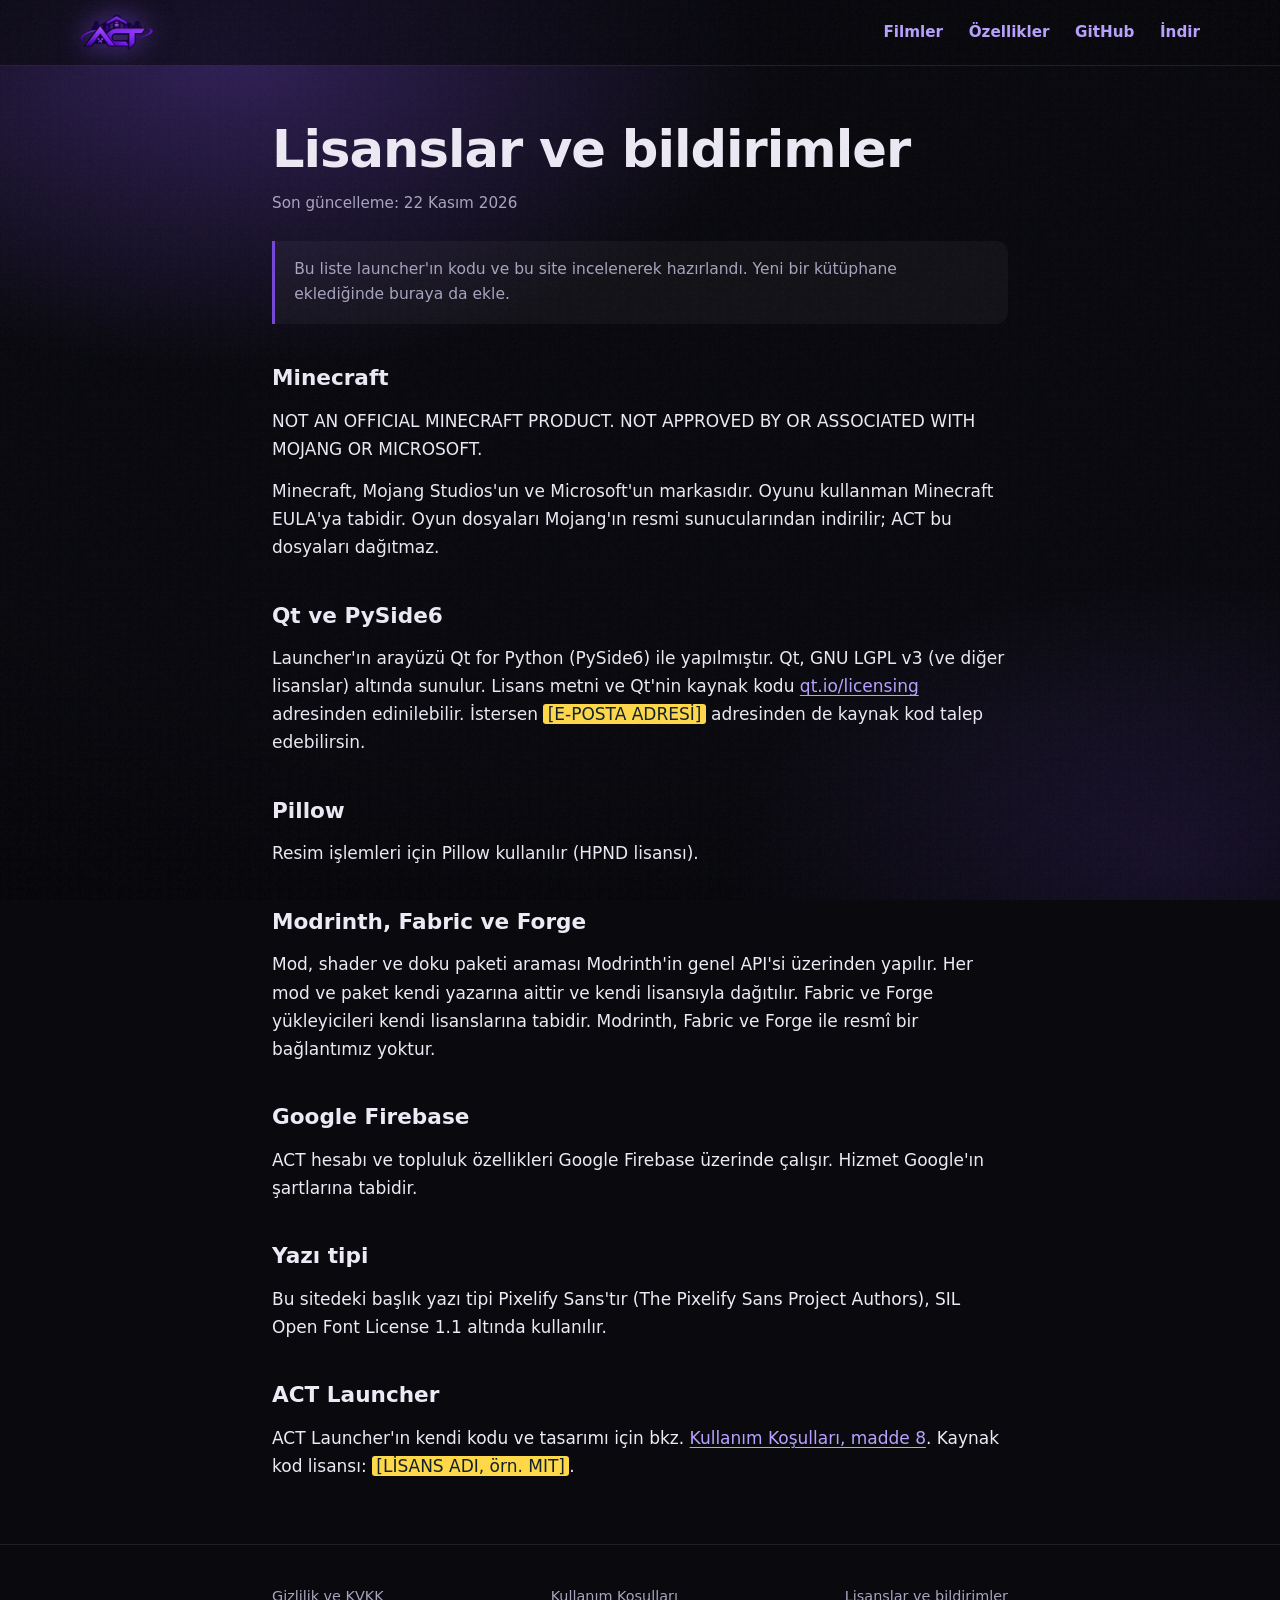
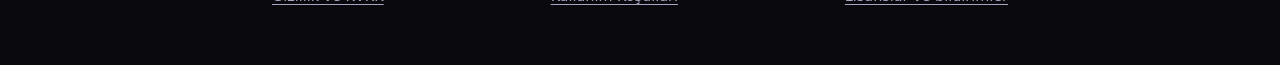
<file: lisanslar.html>
<!DOCTYPE html>
<html lang="tr"><head><meta charset="utf-8"><meta name="viewport" content="width=device-width, initial-scale=1">
<title>Lisanslar ve bildirimler – ACT Launcher</title><meta name="robots" content="index,follow">
<link rel="icon" href="data:image/svg+xml,%3Csvg xmlns='http://www.w3.org/2000/svg' viewBox='0 0 16 16'%3E%3Crect width='16' height='16' fill='%2309090e'/%3E%3Crect x='3' y='3' width='10' height='10' fill='%237548d8'/%3E%3C/svg%3E">
<!-- SARI İŞARETLİ [ALANLARI] YAYINDAN ÖNCE KENDİ BİLGİLERİNLE DOLDUR. Bu metin şablondur, avukat onayı önerilir. -->
<style>@font-face{font-family:'Pixelify Sans';font-weight:700;font-display:swap;src:url([data-uri]) format('woff2');unicode-range:U+0000-00FF,U+0131,U+0152-0153,U+02BB-02BC,U+02C6,U+02DA,U+02DC,U+2000-206F,U+20AC,U+2122,U+2212}
@font-face{font-family:'Pixelify Sans';font-weight:700;font-display:swap;src:url([data-uri]) format('woff2');unicode-range:U+0100-02BA,U+02BD-02C5,U+02C7-02CC,U+02CE-02D7,U+02DD-02FF,U+0304,U+0308,U+0329,U+1E00-1E9F,U+1EF2-1EFF,U+2020,U+20A0-20AB,U+20AD-20C0,U+2113}
/* ACT Launcher sitesi: sinematik koyu tasarım. Zemin ve mor ışık uygulamayla aynı aile; bölüm değiştikçe ışık rengi yumuşakça kayar. */
@property --glow{syntax:"<color>";inherits:true;initial-value:#7548D8}
:root{--bg:#09090E;--panel:#14141F;--line:rgba(255,255,255,.09);--text:#EDEAF5;--mute:#A9A4BF;--acc:#B9A2FF;--pri:#7548D8;--glow:#7548D8;
  --pix:"Pixelify Sans","Courier New",monospace;--font:system-ui,-apple-system,"Segoe UI",Roboto,sans-serif;transition:--glow .9s ease}
*{box-sizing:border-box;margin:0}
html{background:var(--bg);scroll-behavior:smooth;overflow-x:hidden}
body{color:var(--text);font:400 1.0625rem/1.65 var(--font);-webkit-font-smoothing:antialiased;overflow-x:clip}
a{color:inherit}img,video{display:block;max-width:100%;height:auto}
:focus-visible{outline:3px solid #ffd84a;outline-offset:3px}
.wrap{width:min(1120px,100% - 2.5rem);margin-inline:auto}

/* ortam: ışık + süzülen küpler */
.amb{position:fixed;inset:0;z-index:-1;overflow:hidden;pointer-events:none;
  background:radial-gradient(60% 50% at 18% 6%,color-mix(in srgb,var(--glow) 36%,transparent),transparent 70%),
             radial-gradient(50% 45% at 92% 96%,color-mix(in srgb,var(--glow) 20%,transparent),transparent 70%),var(--bg)}
.amb i{position:absolute;bottom:-40px;background:color-mix(in srgb,var(--glow) 45%,transparent);border:1px solid color-mix(in srgb,var(--glow) 70%,#fff);opacity:.35;animation:up linear infinite}
@keyframes up{to{translate:0 -115vh;rotate:200deg}}

header{position:sticky;top:0;z-index:20;background:rgba(9,9,14,.62);backdrop-filter:blur(14px);-webkit-backdrop-filter:blur(14px);border-bottom:1px solid var(--line)}
.hd{display:flex;align-items:center;justify-content:space-between;gap:1rem;padding:.9rem 0;width:min(1120px,100% - 2.5rem)!important}
.brand{display:flex;align-items:center;gap:.6rem;font:700 1.35rem var(--pix);letter-spacing:.04em;text-decoration:none}
.mk{width:1.05rem;height:1.05rem;background:var(--pri);box-shadow:0 0 18px var(--glow);rotate:12deg}
nav{display:flex;gap:1.6rem;font-weight:600;font-size:.95rem;color:var(--mute)}
nav a{text-decoration:none}nav a:hover{color:var(--text)}

.btn{display:inline-flex;align-items:center;padding:.95rem 1.7rem;border-radius:999px;background:linear-gradient(180deg,#8d66f0,var(--pri));color:#fff;font-weight:700;text-decoration:none;
  box-shadow:0 10px 36px color-mix(in srgb,var(--glow) 50%,transparent),inset 0 1px 0 rgba(255,255,255,.28);transition:transform .15s}
.btn:hover{transform:translateY(-2px)}.btn.ghost{background:transparent;border:1px solid var(--line);box-shadow:none}

.eyebrow{font:700 .85rem var(--pix);letter-spacing:.14em;text-transform:uppercase;color:var(--acc)}
h1{font:800 clamp(3rem,9.5vw,7.4rem)/.98 var(--font);letter-spacing:-.035em}
h1 em{font-style:normal;color:var(--acc);text-shadow:0 0 70px color-mix(in srgb,var(--glow) 80%,transparent)}
h2{font:800 clamp(2rem,5vw,3.5rem)/1.05 var(--font);letter-spacing:-.025em;max-width:20ch;margin-top:.6rem}
.note{margin-top:1rem;color:var(--mute);max-width:50ch}
section{padding:clamp(4rem,10vw,7rem) 0}

.hero{padding:clamp(3rem,10vh,6.5rem) 0 1rem;text-align:center}
.hero .eyebrow{display:inline-block;padding:.4rem 1rem;border:1px solid var(--line);border-radius:999px;background:rgba(255,255,255,.03)}
.hero h1{margin:1.4rem auto 0;max-width:11ch}
.lead{margin:1.6rem auto 0;max-width:46ch;font-size:1.2rem;color:var(--mute)}
.actions{display:flex;flex-wrap:wrap;justify-content:center;gap:1rem;margin-top:2.2rem}
.meta{margin-top:1.2rem;font-size:.92rem;color:var(--mute)}
.stage{margin:3.5rem auto 0;width:min(1040px,100%);perspective:1400px}
.frame{border-radius:20px;overflow:hidden;border:1px solid var(--line);background:var(--panel);box-shadow:0 50px 140px -30px color-mix(in srgb,var(--glow) 60%,transparent)}
.stage .frame{transform:rotateX(calc(16deg*(1 - var(--p,0))));transform-origin:50% 100%}

/* filmler */
.player{position:relative;margin-top:2.5rem;aspect-ratio:16/9;border-radius:22px;overflow:hidden;border:1px solid var(--line);background:#000;box-shadow:0 40px 120px -30px color-mix(in srgb,var(--glow) 65%,transparent)}
.player video{width:100%;height:100%;object-fit:cover}
.big{position:absolute;inset:0;display:grid;place-items:center;border:0;background:rgba(9,9,14,.25);cursor:pointer}
.big span{width:92px;height:92px;border-radius:50%;display:grid;place-items:center;background:var(--pri);box-shadow:0 0 0 10px rgba(117,72,216,.25),0 0 60px var(--glow);transition:transform .2s}
.big:hover span{transform:scale(1.07)}
.big span::after{content:"";margin-left:8px;border-left:26px solid #fff;border-block:16px solid transparent}
.player.playing .big{display:none}
.chap{display:grid;grid-template-columns:repeat(4,minmax(0,1fr));gap:1rem;margin-top:1.25rem}
.ch{display:block;text-decoration:none;padding:.6rem;border-radius:16px;border:1px solid var(--line);background:rgba(255,255,255,.025);transition:border-color .25s,background .25s}
.ch img{border-radius:10px;aspect-ratio:16/9;object-fit:cover;width:100%}
.ch b{display:block;margin-top:.7rem;font-weight:700;line-height:1.25}
.ch small{display:flex;gap:.8rem;margin-top:.3rem;color:var(--mute);font-size:.85rem}
.ch small span{font:700 .85rem var(--pix);color:var(--acc)}
.ch:hover{background:rgba(255,255,255,.05)}
.ch.on{border-color:var(--glow);background:color-mix(in srgb,var(--glow) 14%,transparent)}

/* özellikler */
.feat{display:grid;grid-template-columns:minmax(0,1fr) minmax(0,1.2fr);gap:3.5rem;align-items:center;margin-top:5rem}
.feat:nth-of-type(even){grid-template-columns:minmax(0,1.2fr) minmax(0,1fr)}.feat:nth-of-type(even) .txt{order:2}
.feat h3{font:800 clamp(1.6rem,3vw,2.3rem)/1.1 var(--font);letter-spacing:-.02em}
.feat p{margin-top:1rem;color:var(--mute);max-width:42ch}
.feat .frame{transform:perspective(1200px) rotateY(-7deg);transition:transform .5s}
.feat:nth-of-type(even) .frame{transform:perspective(1200px) rotateY(7deg)}.feat .frame:hover{transform:none}
.more{margin-top:6rem}.more h3{font:700 1.3rem var(--pix);color:var(--acc)}
dl{display:grid;grid-template-columns:repeat(2,minmax(0,1fr));gap:0 3.5rem;margin-top:1.2rem}
dl div{padding:1.1rem 0;border-bottom:1px solid var(--line);transition:padding-left .25s,border-color .25s}
dl div:hover{padding-left:.8rem;border-left:3px solid var(--glow)}
dt{font-weight:700}dd{color:var(--mute);margin-top:.2rem}

/* indirme + sss */
.dl{display:flex;flex-wrap:wrap;align-items:center;justify-content:space-between;gap:2rem;padding:clamp(1.75rem,5vw,3.5rem);border-radius:26px;border:1px solid var(--line);
  background:linear-gradient(135deg,color-mix(in srgb,var(--glow) 24%,var(--panel)),var(--panel));box-shadow:0 40px 120px -40px color-mix(in srgb,var(--glow) 70%,transparent)}
.dl p{color:var(--mute);margin-top:.6rem;max-width:46ch}
.steps{margin-top:2.2rem;padding-left:1.3rem;max-width:60ch;color:var(--mute)}.steps li{margin-top:.5rem}
.faq{max-width:46rem;margin-top:2rem}.faq details{border-bottom:1px solid var(--line);padding:1.1rem 0}
.faq summary{cursor:pointer;font-weight:700;list-style:none;display:flex;justify-content:space-between;gap:1rem}
.faq summary::-webkit-details-marker{display:none}.faq summary::after{content:"+";font:700 1.4rem/1 var(--pix);color:var(--acc)}
.faq details[open] summary::after{content:"−"}.faq p{margin-top:.7rem;color:var(--mute);max-width:58ch}

footer{padding:2.5rem 0 3.5rem;border-top:1px solid var(--line);color:var(--mute);font-size:.9rem}
footer .wrap{display:flex;flex-wrap:wrap;justify-content:space-between;gap:1rem}footer p{max-width:60ch}
.legal{display:flex;flex-wrap:wrap;gap:.5rem 1.5rem;width:100%;font-size:.9rem;font-weight:400;color:var(--mute)}

/* yasal sayfalar */
body.doc .wrap:not(.hd){width:min(46rem,100% - 2.5rem)}
body.doc main{padding:3.5rem 0 4rem}
body.doc h1{font-size:clamp(2rem,5vw,3.2rem);line-height:1.08;letter-spacing:-.02em}
body.doc h2{font:700 1.35rem/1.25 var(--font);margin-top:2.6rem;max-width:none;letter-spacing:0}
body.doc p,body.doc ul,body.doc ol{margin-top:.9rem}body.doc ul,body.doc ol{padding-left:1.4rem}body.doc li{margin-top:.4rem}
body.doc a{color:var(--acc);text-underline-offset:3px}
.upd{margin-top:.8rem;color:var(--mute);font-size:.95rem}
mark{background:#ffd84a;color:#10202b;padding:0 .25em;border-radius:3px}
.note.box{margin-top:1.5rem;padding:1rem 1.2rem;border-left:3px solid var(--glow);border-radius:0 12px 12px 0;background:rgba(255,255,255,.04);color:var(--mute);font-size:.97rem;max-width:none}
body.doc footer a{color:var(--mute)}

/* hareket: yalnızca ışık/küp/açılış; tercih kapalıysa durur */
.js .rv{opacity:0;translate:0 26px;transition:opacity .9s,translate .9s}.js .rv.in{opacity:1;translate:none}
@media (max-width:860px){
  nav a:not(:last-child){display:none}
  .feat,.feat:nth-of-type(even){grid-template-columns:minmax(0,1fr);gap:2rem;margin-top:3.5rem}.feat:nth-of-type(even) .txt{order:0}
  .feat .frame,.feat:nth-of-type(even) .frame{transform:none}
  .chap{display:flex;overflow-x:auto;scroll-snap-type:x mandatory;padding-bottom:.5rem}.ch{flex:0 0 68%;scroll-snap-align:start}
  dl{grid-template-columns:minmax(0,1fr)}.big span{width:70px;height:70px}
}
@media (prefers-reduced-motion:reduce){.amb i{animation:none;display:none}.js .rv{opacity:1;translate:none;transition:none}.stage .frame{transform:none}:root{transition:none}html{scroll-behavior:auto}}

/* ---- sinematik katman: gren, vinyet, logo ---- */
body::before{content:"";position:fixed;inset:0;z-index:30;pointer-events:none;opacity:.07;background-image:url("data:image/svg+xml,%3Csvg xmlns='http://www.w3.org/2000/svg' width='160' height='160'%3E%3Cfilter id='n'%3E%3CfeTurbulence baseFrequency='.9' numOctaves='2'/%3E%3C/filter%3E%3Crect width='100%25' height='100%25' filter='url(%23n)'/%3E%3C/svg%3E")}
.amb::after{content:"";position:absolute;inset:0;background:radial-gradient(120% 90% at 50% 40%,transparent 50%,rgba(0,0,0,.6))}
.brand img{height:36px;width:auto;filter:drop-shadow(0 0 14px color-mix(in srgb,var(--glow) 70%,transparent))}

/* ---- açılış sahnesi: videodaki akış (soru, adımlar, vazgeçme, blok geçişi, uygulama, logo) ---- */
.story{height:480vh;position:relative}
.pin{position:sticky;top:0;height:100vh;height:100svh;overflow:hidden}
.beat{position:absolute;inset:0;display:grid;place-content:center;justify-items:center;text-align:center;padding:0 1.25rem;opacity:0;pointer-events:none;will-change:opacity,transform}
.b1{opacity:1}
.k{font:800 clamp(2.5rem,8.6vw,6.8rem)/1.02 var(--font);letter-spacing:-.035em;max-width:13ch;text-wrap:balance}
.k em,.b4 h1 em{font-style:normal;color:var(--acc);text-shadow:0 0 70px color-mix(in srgb,var(--glow) 80%,transparent)}
.fail{color:#FF7A93;text-shadow:0 0 70px rgba(255,90,120,.55)}
.chip{position:absolute;left:50%;top:50%;translate:calc(-50% + var(--x)) calc(-50% + var(--y));rotate:var(--r);padding:.55rem 1.1rem;border:1px solid var(--line);border-radius:12px;
  background:rgba(20,20,31,.85);color:var(--mute);font-weight:600;white-space:nowrap;box-shadow:0 8px 30px rgba(0,0,0,.4);animation:bobc 6s ease-in-out infinite}
@keyframes bobc{50%{translate:calc(-50% + var(--x)) calc(-50% + var(--y) - 12px)}}
.grid{position:absolute;inset:0;display:grid;grid-template-columns:repeat(var(--c,12),1fr);grid-template-rows:repeat(var(--r,8),1fr);gap:6px;padding:6px;pointer-events:none}
.grid i{background:var(--pri);opacity:0;border-radius:3px}.grid i:nth-child(3n){background:#5a34b4}.grid i:nth-child(5n){background:#9a7bf0}
.device{position:relative;width:min(1000px,92vw);perspective:1400px}
.device .frame{transform:rotateX(var(--rx,0deg));transform-origin:50% 100%}
.pill{position:absolute;left:50%;bottom:-1.3rem;translate:-50% 0;padding:.65rem 1.4rem;border-radius:999px;background:var(--pri);color:#fff;font-weight:700;white-space:nowrap;box-shadow:0 10px 40px color-mix(in srgb,var(--glow) 60%,transparent),inset 0 1px 0 rgba(255,255,255,.3)}
.logo{width:min(360px,64vw);height:auto;filter:drop-shadow(0 0 46px var(--glow));margin-bottom:1.4rem}
.b4 h1{font:800 clamp(2.8rem,8vw,6.2rem)/1 var(--font);letter-spacing:-.035em}
.b4 .lead{margin-top:1.3rem}
.hint{position:absolute;bottom:1.3rem;left:50%;translate:-50% 0;color:var(--mute);font:700 .78rem var(--pix);letter-spacing:.22em;text-transform:uppercase;text-align:center}
.hint::after{content:"";display:block;width:1px;height:36px;margin:.5rem auto 0;background:linear-gradient(var(--acc),transparent);animation:hint 1.8s ease-in-out infinite}
@keyframes hint{0%{transform:scaleY(0);transform-origin:top}50%{transform:scaleY(1);transform-origin:top}51%{transform-origin:bottom}100%{transform:scaleY(0);transform-origin:bottom}}
html.static .story,html:not(.js) .story{height:auto}
html.static .pin,html:not(.js) .pin{position:relative;height:auto;min-height:100svh;display:grid;place-items:center;padding:6rem 0 3rem}
html.static .beat:not(.b4),html:not(.js) .beat:not(.b4),html.static .grid,html:not(.js) .grid,html.static .hint,html:not(.js) .hint{display:none}
html.static .b4,html:not(.js) .b4{position:relative;opacity:1;pointer-events:auto}

/* özellik kareleri: yüzen çerçeve + videodaki gibi alt yazı hapı */
.fw{position:relative;animation:bobf 8s ease-in-out infinite}.feat:nth-of-type(even) .fw{animation-delay:-4s}
@keyframes bobf{50%{translate:0 -10px}}
.fw .pill{bottom:-1.1rem}
h2{font-size:clamp(2.2rem,5.6vw,4rem)}
@media (prefers-reduced-motion:reduce){.chip,.fw,.hint::after{animation:none}}
</style></head><body class="doc"><div class="amb" aria-hidden="true"><i style="left:8%;width:18px;height:18px;animation-duration:26s;animation-delay:-0s"></i><i style="left:19%;width:28px;height:28px;animation-duration:34s;animation-delay:-7s"></i><i style="left:31%;width:14px;height:14px;animation-duration:38s;animation-delay:-14s"></i><i style="left:43%;width:22px;height:22px;animation-duration:30s;animation-delay:-21s"></i><i style="left:55%;width:30px;height:30px;animation-duration:42s;animation-delay:-28s"></i><i style="left:66%;width:16px;height:16px;animation-duration:28s;animation-delay:-7s"></i><i style="left:77%;width:24px;height:24px;animation-duration:36s;animation-delay:-6s"></i><i style="left:88%;width:34px;height:34px;animation-duration:32s;animation-delay:-17s"></i><i style="left:14%;width:12px;height:12px;animation-duration:44s;animation-delay:-12s"></i><i style="left:60%;width:10px;height:10px;animation-duration:40s;animation-delay:-23s"></i></div>
<header><div class="wrap hd"><a class="brand" href="index.html"><img src="[data-uri]" width="640" height="317" alt="ACT Launcher"></a><nav><a href="index.html#video">Filmler</a><a href="index.html#ozellikler">Özellikler</a><a href="https://github.com/TurkishMadara07/ACT-Launcher">GitHub</a><a href="index.html#indir">İndir</a></nav></div></header>
<main><div class="wrap">
<h1>Lisanslar ve bildirimler</h1><p class="upd">Son güncelleme: 22 Kasım 2026</p>

<div class="note box">Bu liste launcher'ın kodu ve bu site incelenerek hazırlandı. Yeni bir kütüphane eklediğinde buraya da ekle.</div>

<h2>Minecraft</h2>
<p>NOT AN OFFICIAL MINECRAFT PRODUCT. NOT APPROVED BY OR ASSOCIATED WITH MOJANG OR MICROSOFT.</p>
<p>Minecraft, Mojang Studios'un ve Microsoft'un markasıdır. Oyunu kullanman Minecraft EULA'ya tabidir. Oyun dosyaları Mojang'ın resmi sunucularından indirilir; ACT bu dosyaları dağıtmaz.</p>

<h2>Qt ve PySide6</h2>
<p>Launcher'ın arayüzü Qt for Python (PySide6) ile yapılmıştır. Qt, GNU LGPL v3 (ve diğer lisanslar) altında sunulur. Lisans metni ve Qt'nin kaynak kodu <a href="https://www.qt.io/licensing">qt.io/licensing</a> adresinden edinilebilir. İstersen <mark>[E-POSTA ADRESİ]</mark> adresinden de kaynak kod talep edebilirsin.</p>

<h2>Pillow</h2>
<p>Resim işlemleri için Pillow kullanılır (HPND lisansı).</p>

<h2>Modrinth, Fabric ve Forge</h2>
<p>Mod, shader ve doku paketi araması Modrinth'in genel API'si üzerinden yapılır. Her mod ve paket kendi yazarına aittir ve kendi lisansıyla dağıtılır. Fabric ve Forge yükleyicileri kendi lisanslarına tabidir. Modrinth, Fabric ve Forge ile resmî bir bağlantımız yoktur.</p>

<h2>Google Firebase</h2>
<p>ACT hesabı ve topluluk özellikleri Google Firebase üzerinde çalışır. Hizmet Google'ın şartlarına tabidir.</p>

<h2>Yazı tipi</h2>
<p>Bu sitedeki başlık yazı tipi Pixelify Sans'tır (The Pixelify Sans Project Authors), SIL Open Font License 1.1 altında kullanılır.</p>

<h2>ACT Launcher</h2>
<p>ACT Launcher'ın kendi kodu ve tasarımı için bkz. <a href="kosullar.html">Kullanım Koşulları, madde 8</a>. Kaynak kod lisansı: <mark>[LİSANS ADI, örn. MIT]</mark>.</p>

</div></main>
<footer><div class="wrap"><a href="gizlilik.html">Gizlilik ve KVKK</a><a href="kosullar.html">Kullanım Koşulları</a><a href="lisanslar.html">Lisanslar ve bildirimler</a></div></footer>
</body></html>
</file>
